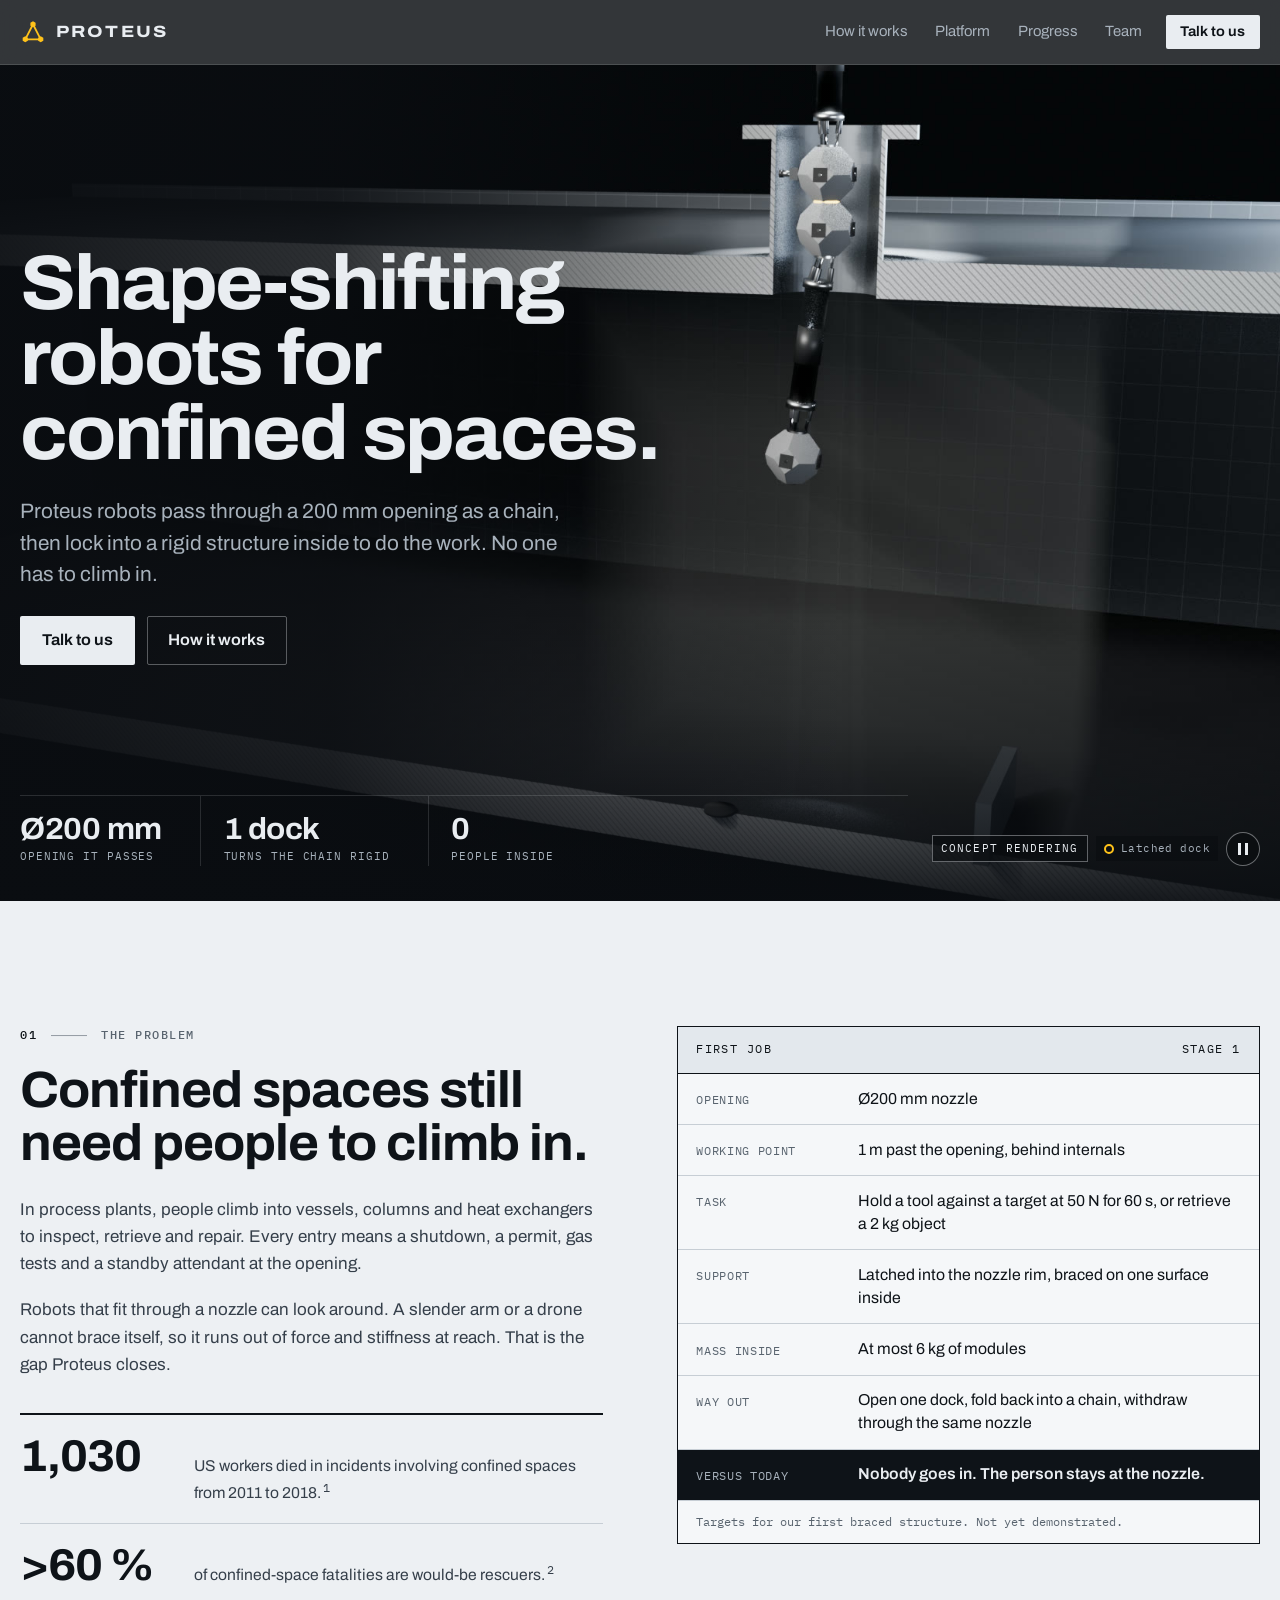
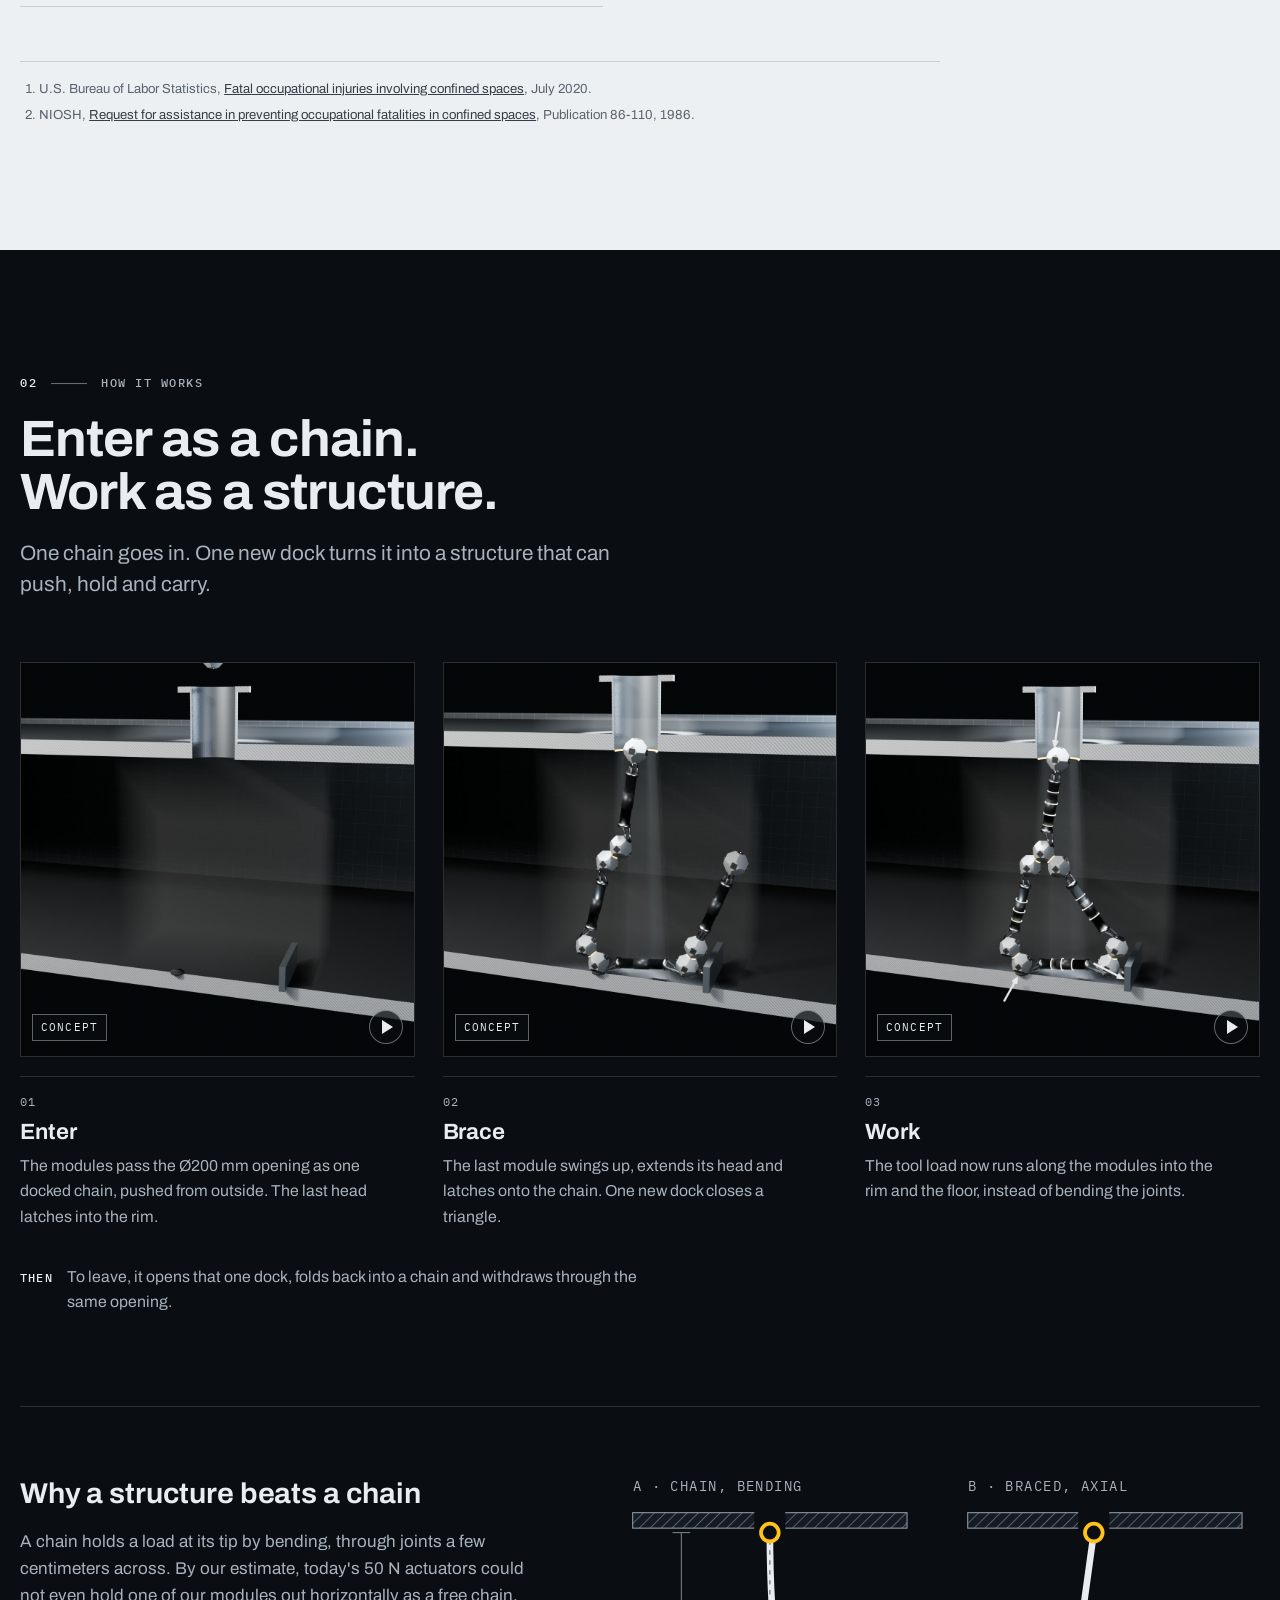
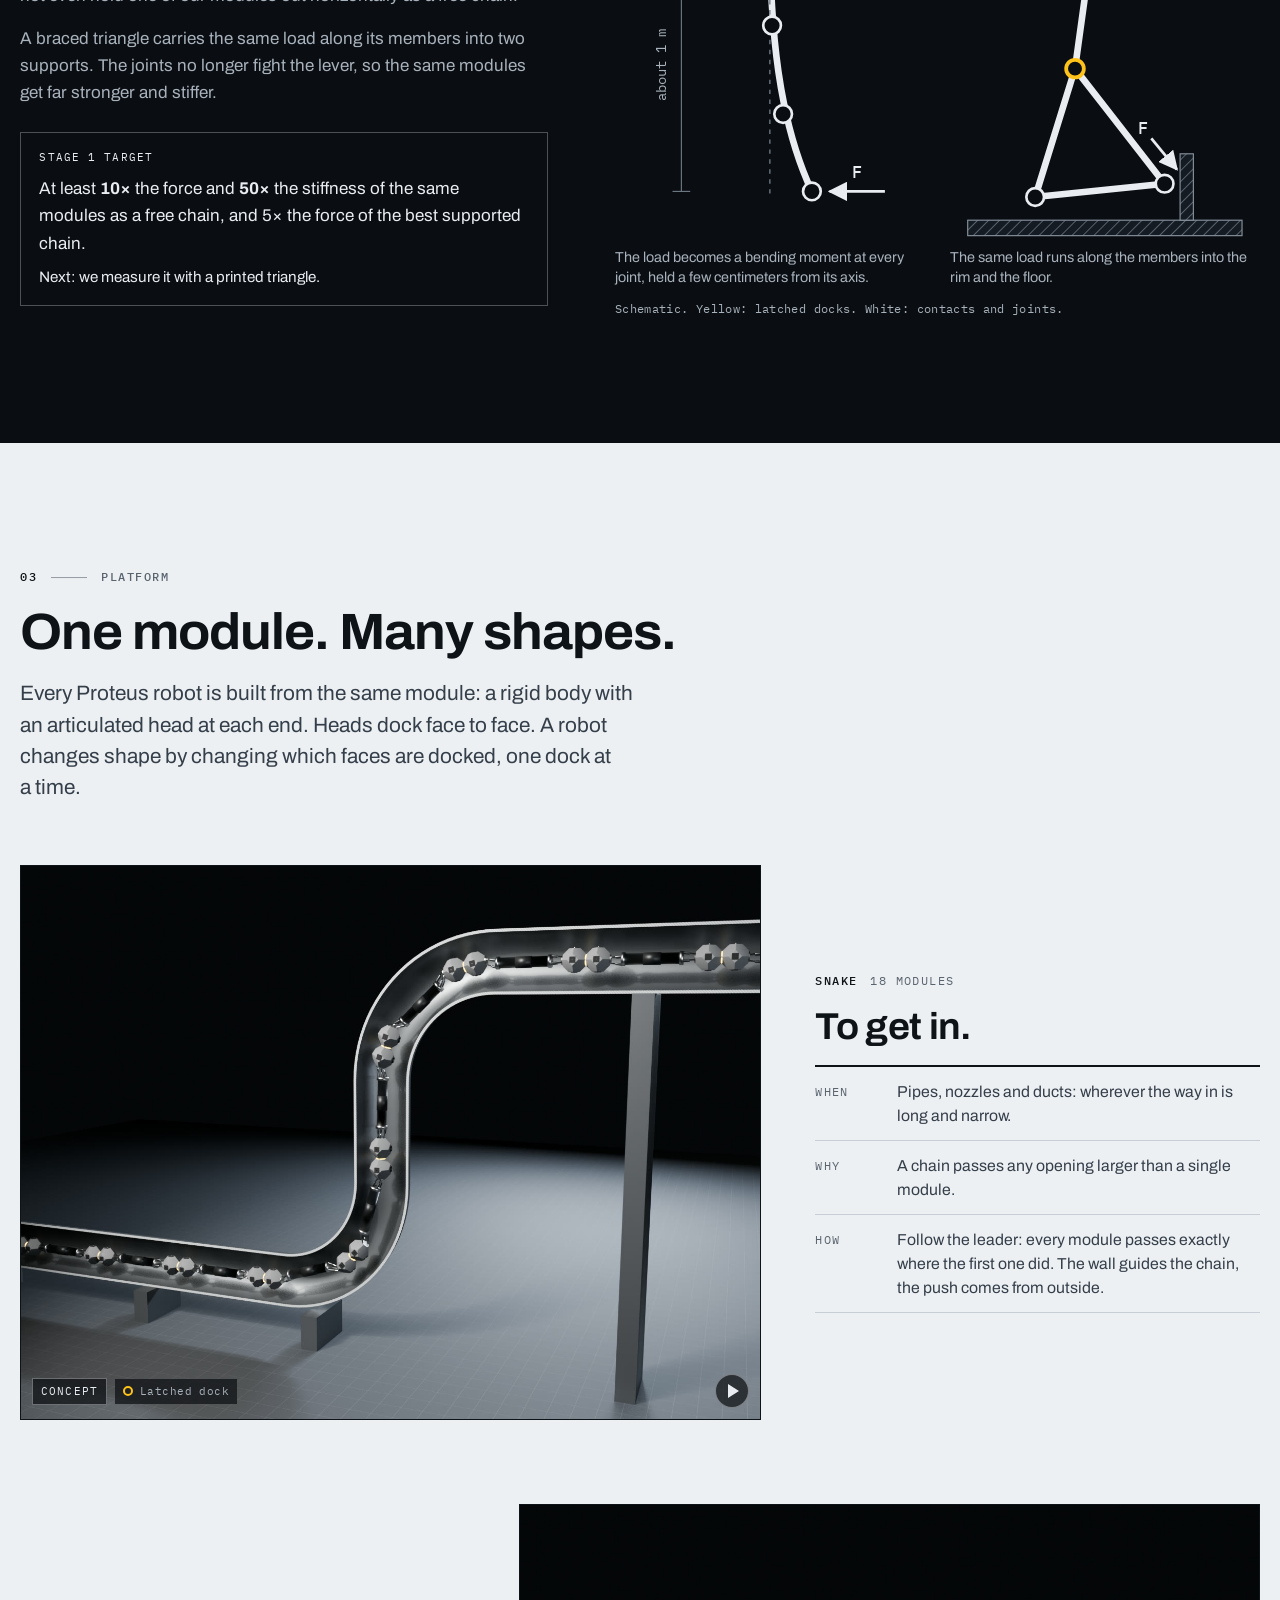
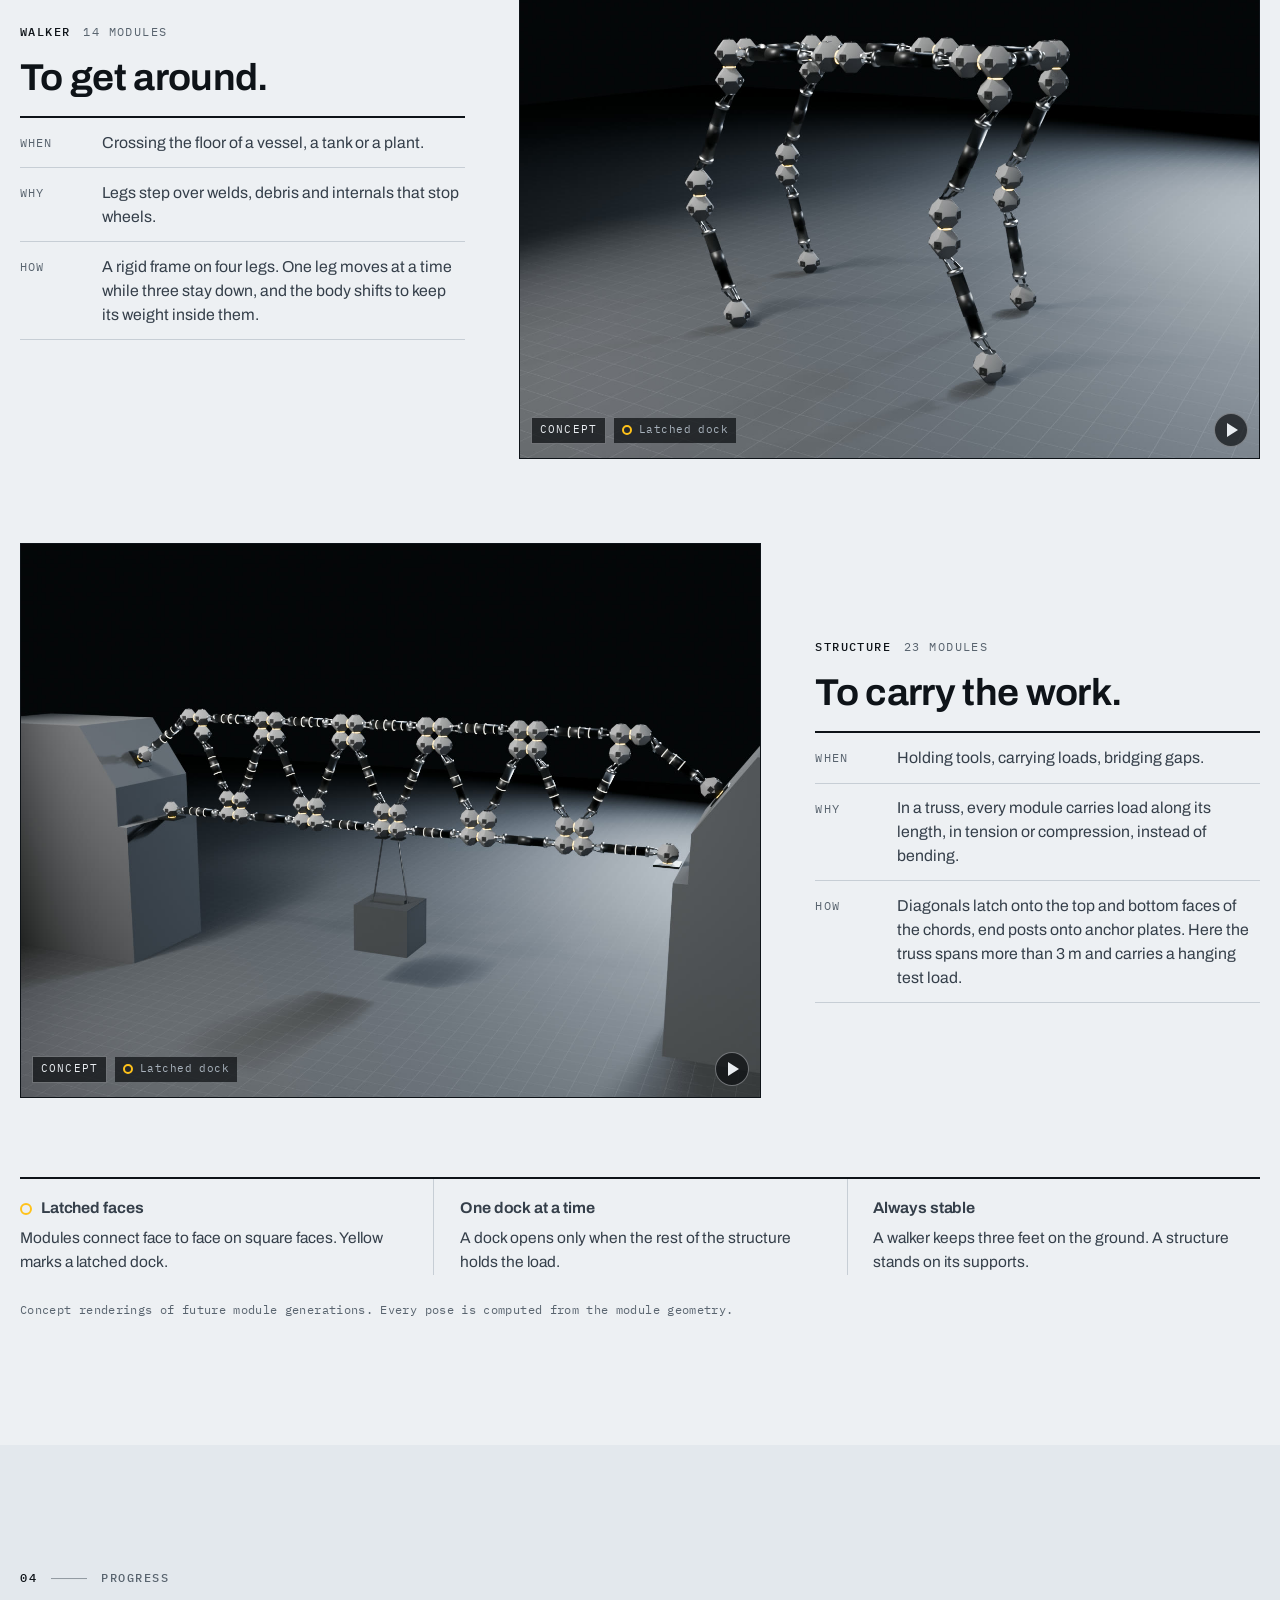
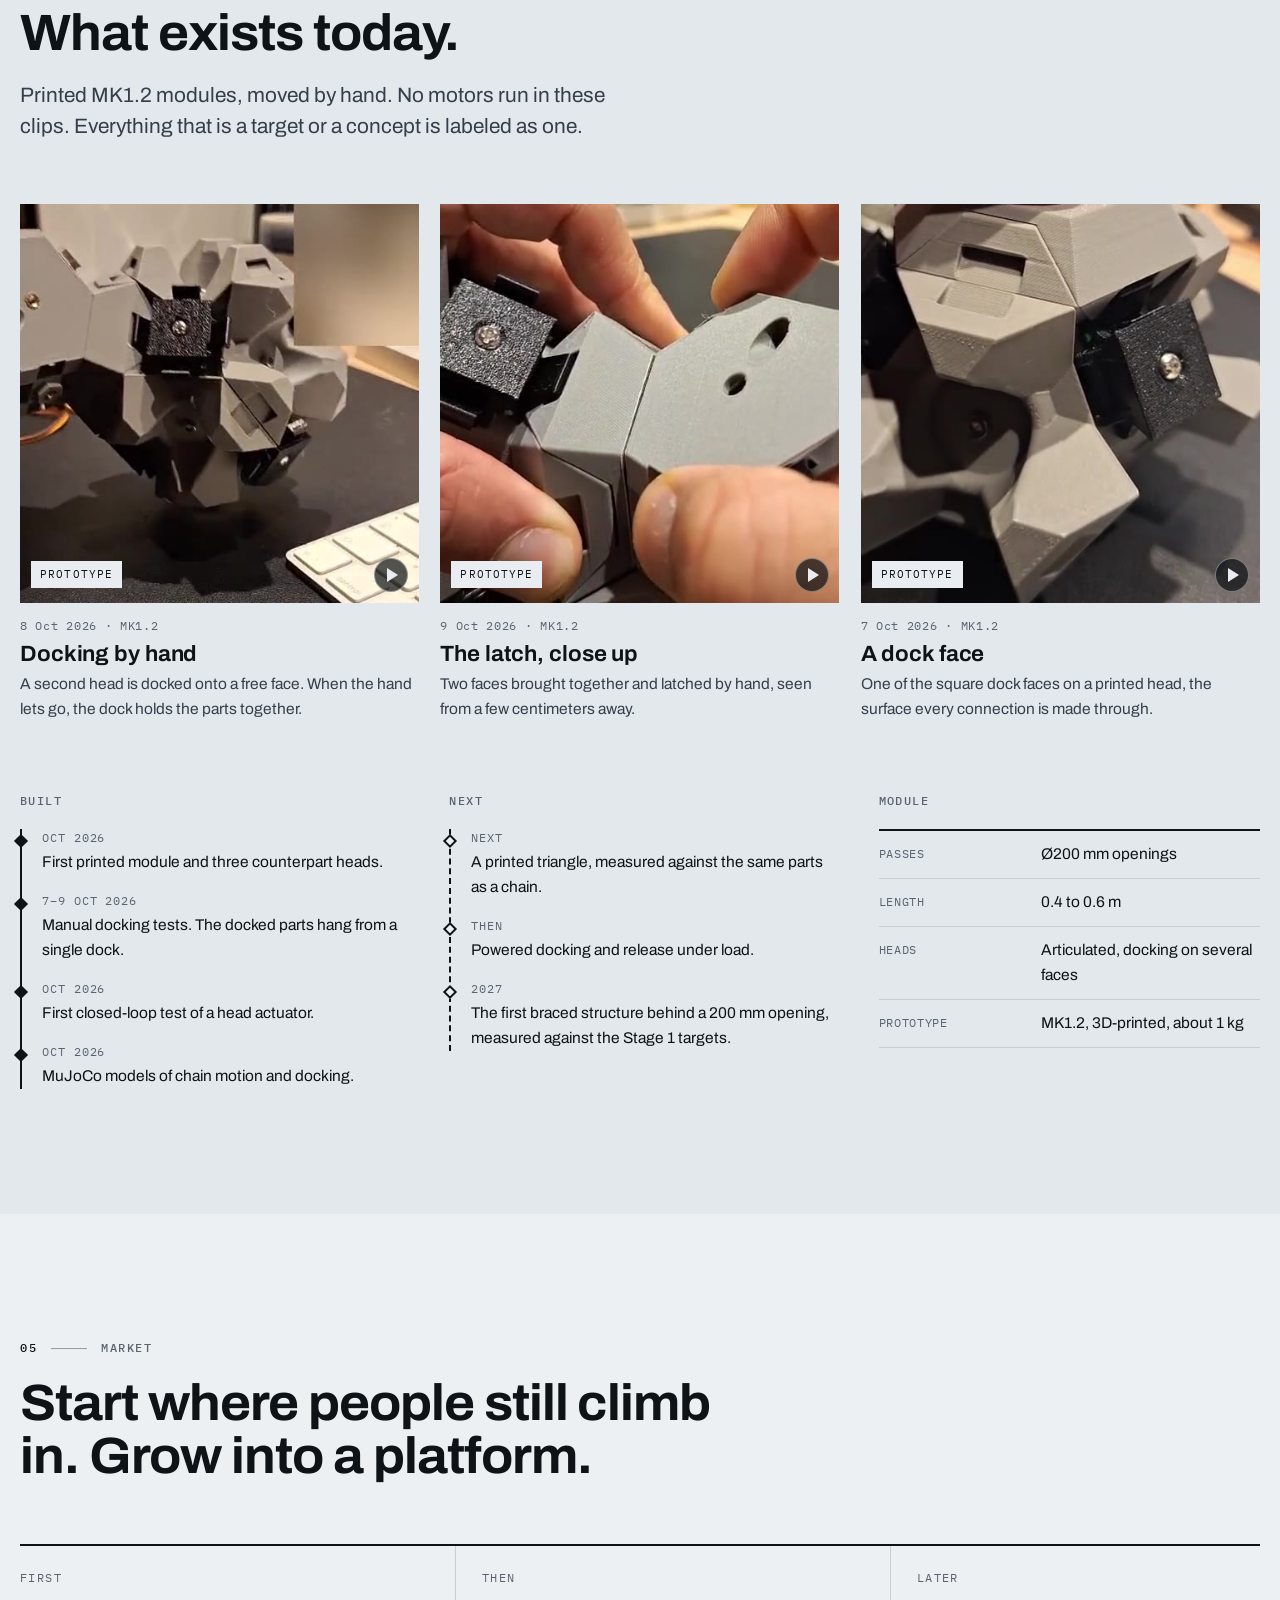
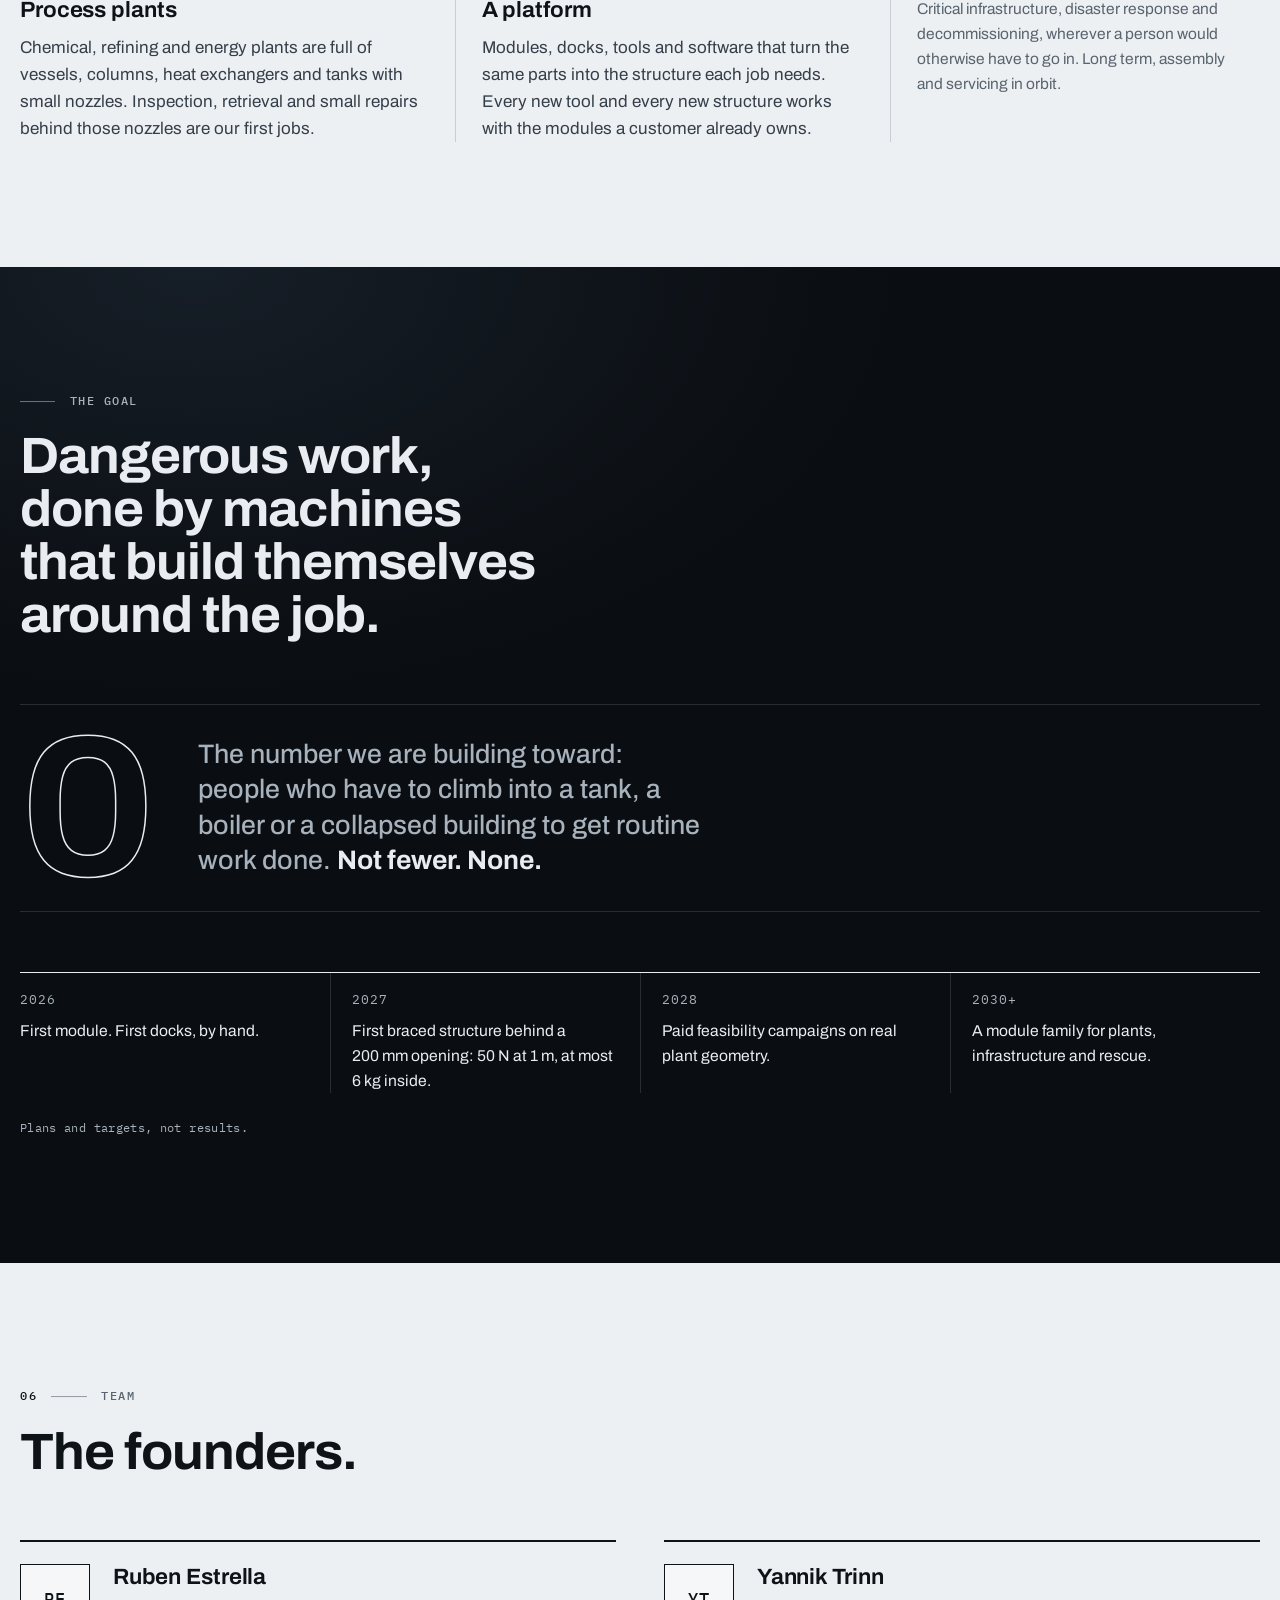
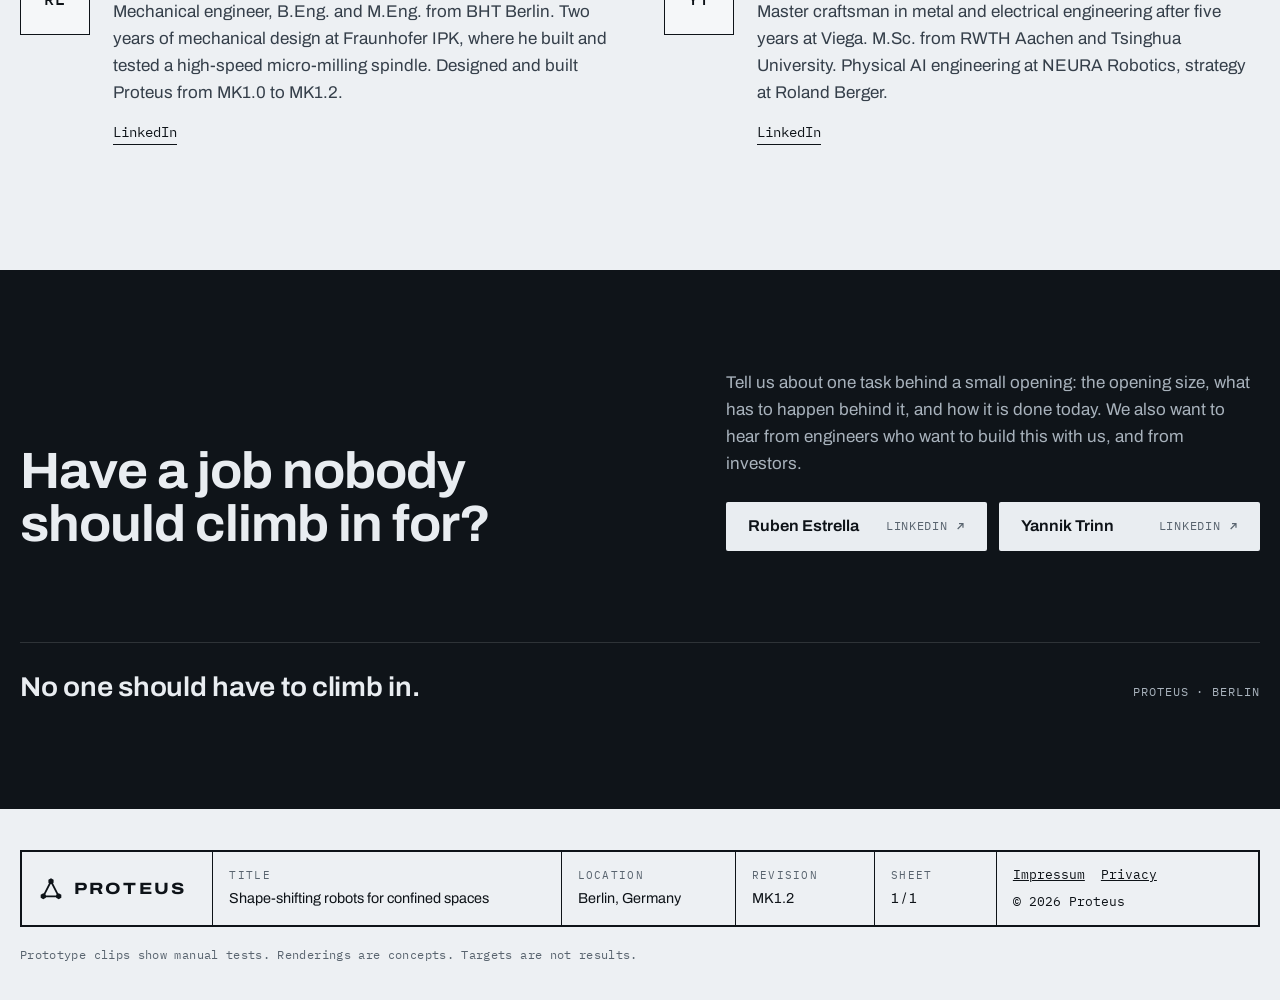
<file: index.html>
<!doctype html>
<html lang="en">
<head>
<meta charset="utf-8">
<meta name="viewport" content="width=device-width, initial-scale=1, viewport-fit=cover">
<title>Proteus</title>
<meta name="description" content="Proteus builds shape-shifting robots for confined spaces. They pass through a 200 mm opening as a chain, then lock into a rigid structure inside to do the work. No one has to climb in.">
<meta name="theme-color" content="#0a0d11">
<meta property="og:type" content="website">
<meta property="og:site_name" content="Proteus">
<meta property="og:title" content="Proteus · Shape-shifting robots for confined spaces">
<meta property="og:description" content="Robots that pass through a 200 mm opening as a chain, then lock into a rigid structure inside. No one has to climb in.">
<meta property="og:url" content="https://yatrinn.github.io/proteus_2/">
<meta property="og:image" content="https://yatrinn.github.io/proteus_2/assets/img/og.jpg">
<meta property="og:image:width" content="1200">
<meta property="og:image:height" content="630">
<meta name="twitter:card" content="summary_large_image">
<link rel="canonical" href="https://yatrinn.github.io/proteus_2/">
<link rel="icon" href="assets/img/favicon.svg" type="image/svg+xml">
<link rel="preload" href="assets/fonts/archivo-latin-wdth-normal.woff2" as="font" type="font/woff2" crossorigin>
<link rel="preload" href="assets/media/hero.jpg" as="image">
<link rel="stylesheet" href="assets/css/site.css">
<script>document.documentElement.classList.add('js');</script>
</head>
<body>
<a class="skip" href="#main">Skip to content</a>

<header class="nav" id="top">
  <div class="wrap nav__inner">
    <a class="brand" href="#top" aria-label="Proteus, back to top">
      <svg class="brand__mark" viewBox="0 0 32 32" aria-hidden="true"><path d="M16 6.5 6.5 25h19z" fill="none" stroke="currentColor" stroke-width="2.2" stroke-linejoin="round"/><path d="m16 2.8 3.2 1.85v3.7L16 10.2l-3.2-1.85v-3.7zM6.5 21.3l3.2 1.85v3.7L6.5 28.7l-3.2-1.85v-3.7zM25.5 21.3l3.2 1.85v3.7l-3.2 1.85-3.2-1.85v-3.7z" fill="currentColor"/></svg>
      <span class="brand__word">Proteus</span>
    </a>
    <nav class="nav__links" aria-label="Sections">
      <a href="#how">How it works</a>
      <a href="#platform">Platform</a>
      <a href="#progress">Progress</a>
      <a href="#team">Team</a>
    </nav>
    <a class="btn btn--small btn--light nav__cta" href="#contact">Talk to us</a>
    <button class="nav__menu" type="button" aria-expanded="false" aria-controls="mobile-menu"><span class="nav__menu-icon" aria-hidden="true"></span><span class="nav__menu-label">Menu</span></button>
  </div>
  <nav class="mobile-menu" id="mobile-menu" aria-label="Sections" hidden>
    <div class="wrap">
      <a href="#problem">The problem</a>
      <a href="#how">How it works</a>
      <a href="#platform">Platform</a>
      <a href="#progress">Progress</a>
      <a href="#market">Market</a>
      <a href="#team">Team</a>
      <a href="#contact">Talk to us</a>
    </div>
  </nav>
</header>

<main id="main">

<section class="hero" aria-labelledby="hero-title">
  <div class="hero__media">
    <video class="hero__video" id="hero-video" muted loop playsinline preload="auto" poster="assets/media/hero.jpg" data-still="assets/media/hero-still.jpg" aria-label="Concept rendering: a chain of Proteus modules passes a 200 mm nozzle into a vessel, latches into the rim, braces into a triangle on the floor, holds a tool against a target, then folds back and leaves." data-inview>
      <source src="assets/media/hero.mp4" type="video/mp4">
    </video>
    <div class="hero__shade" aria-hidden="true"></div>
  </div>
  <div class="wrap hero__copy">
    <h1 id="hero-title" class="display">Shape-shifting robots for confined spaces.</h1>
    <p class="lead">Proteus robots pass through a 200&nbsp;mm opening as a chain, then lock into a rigid structure inside to do the work. No one has to climb in.</p>
    <div class="hero__cta">
      <a class="btn btn--light" href="#contact">Talk to us</a>
      <a class="btn btn--ghost" href="#how">How it works</a>
    </div>
  </div>
  <div class="wrap hero__bottom">
    <dl class="facts">
      <div><dt>Opening it passes</dt><dd>Ø200&nbsp;mm</dd></div>
      <div><dt>Turns the chain rigid</dt><dd>1&nbsp;dock</dd></div>
      <div><dt>People inside</dt><dd>0</dd></div>
    </dl>
    <div class="hero__meta">
      <span class="badge">Concept rendering</span>
      <span class="legend"><i class="legend__latch" aria-hidden="true"></i>Latched dock</span>
      <button class="vbtn" type="button" data-video="hero-video" aria-pressed="false" aria-label="Pause video"><span aria-hidden="true"></span></button>
    </div>
  </div>
</section>

<section class="sec" id="problem" aria-labelledby="problem-title">
  <div class="wrap">
    <div class="problem">
      <div class="problem__text">
        <div class="head">
          <p class="eyebrow"><span class="eyebrow__n">01</span><span class="eyebrow__t">The problem</span></p>
          <h2 id="problem-title" class="h2">Confined spaces still need people to climb in.</h2>
        </div>
        <p class="body">In process plants, people climb into vessels, columns and heat exchangers to inspect, retrieve and repair. Every entry means a shutdown, a permit, gas tests and a standby attendant at the opening.</p>
        <p class="body">Robots that fit through a nozzle can look around. A slender arm or a drone cannot brace itself, so it runs out of force and stiffness at reach. That is the gap Proteus closes.</p>
        <dl class="stats">
          <div class="stat"><dt>1,030</dt><dd>US workers died in incidents involving confined spaces from 2011 to 2018.<sup><a href="#src-1" aria-label="Source 1">1</a></sup></dd></div>
          <div class="stat"><dt>&gt;60&nbsp;%</dt><dd>of confined-space fatalities are would-be rescuers.<sup><a href="#src-2" aria-label="Source 2">2</a></sup></dd></div>
        </dl>
      </div>
      <div class="spec reveal" role="group" aria-labelledby="spec-title">
        <p class="spec__title" id="spec-title"><span>First job</span><span>Stage&nbsp;1</span></p>
        <dl class="spec__rows">
          <div><dt>Opening</dt><dd>Ø200&nbsp;mm nozzle</dd></div>
          <div><dt>Working point</dt><dd>1&nbsp;m past the opening, behind internals</dd></div>
          <div><dt>Task</dt><dd>Hold a tool against a target at 50&nbsp;N for 60&nbsp;s, or retrieve a 2&nbsp;kg object</dd></div>
          <div><dt>Support</dt><dd>Latched into the nozzle rim, braced on one surface inside</dd></div>
          <div><dt>Mass inside</dt><dd>At most 6&nbsp;kg of modules</dd></div>
          <div><dt>Way out</dt><dd>Open one dock, fold back into a chain, withdraw through the same nozzle</dd></div>
          <div class="spec__key"><dt>Versus today</dt><dd>Nobody goes in. The person stays at the nozzle.</dd></div>
        </dl>
        <p class="spec__note">Targets for our first braced structure. Not yet demonstrated.</p>
      </div>
    </div>
    <ol class="sources">
      <li id="src-1">U.S. Bureau of Labor Statistics, <a href="https://www.bls.gov/iif/factsheets/fatal-occupational-injuries-confined-spaces-2011-19.htm" rel="noopener" target="_blank">Fatal occupational injuries involving confined spaces</a>, July 2020.</li>
      <li id="src-2">NIOSH, <a href="https://stacks.cdc.gov/view/cdc/209448" rel="noopener" target="_blank">Request for assistance in preventing occupational fatalities in confined spaces</a>, Publication 86-110, 1986.</li>
    </ol>
  </div>
</section>

<section class="sec sec--night" id="how" aria-labelledby="how-title">
  <div class="wrap">
    <div class="head">
      <p class="eyebrow"><span class="eyebrow__n">02</span><span class="eyebrow__t">How it works</span></p>
      <h2 id="how-title" class="h2">Enter as a chain. Work as a structure.</h2>
      <p class="lead">One chain goes in. One new dock turns it into a structure that can push, hold and carry.</p>
    </div>
    <ol class="steps">
      <li class="step reveal">
        <figure class="media media--sq">
          <video id="v-enter" muted loop playsinline preload="none" poster="assets/media/step-enter.jpg" aria-label="Concept rendering: the chain passes the nozzle and the last head latches into the rim." data-inview><source src="assets/media/step-enter.mp4" type="video/mp4"></video>
          <figcaption class="media__meta"><span class="badge">Concept</span><button class="vbtn" type="button" data-video="v-enter" aria-pressed="false" aria-label="Pause video"><span aria-hidden="true"></span></button></figcaption>
        </figure>
        <div class="step__text">
          <p class="step__n">01</p>
          <h3 class="h3">Enter</h3>
          <p>The modules pass the Ø200&nbsp;mm opening as one docked chain, pushed from outside. The last head latches into the rim.</p>
        </div>
      </li>
      <li class="step reveal">
        <figure class="media media--sq">
          <video id="v-brace" muted loop playsinline preload="none" poster="assets/media/step-brace.jpg" aria-label="Concept rendering: the last module swings up and latches onto the chain, closing a triangle." data-inview><source src="assets/media/step-brace.mp4" type="video/mp4"></video>
          <figcaption class="media__meta"><span class="badge">Concept</span><button class="vbtn" type="button" data-video="v-brace" aria-pressed="false" aria-label="Pause video"><span aria-hidden="true"></span></button></figcaption>
        </figure>
        <div class="step__text">
          <p class="step__n">02</p>
          <h3 class="h3">Brace</h3>
          <p>The last module swings up, extends its head and latches onto the chain. One new dock closes a triangle.</p>
        </div>
      </li>
      <li class="step reveal">
        <figure class="media media--sq">
          <video id="v-work" muted loop playsinline preload="none" poster="assets/media/step-work.jpg" aria-label="Concept rendering: the braced structure holds a tool against a target while the load runs along the modules." data-inview><source src="assets/media/step-work.mp4" type="video/mp4"></video>
          <figcaption class="media__meta"><span class="badge">Concept</span><button class="vbtn" type="button" data-video="v-work" aria-pressed="false" aria-label="Pause video"><span aria-hidden="true"></span></button></figcaption>
        </figure>
        <div class="step__text">
          <p class="step__n">03</p>
          <h3 class="h3">Work</h3>
          <p>The tool load now runs along the modules into the rim and the floor, instead of bending the joints.</p>
        </div>
      </li>
    </ol>
    <p class="leave"><b>Then</b><span>To leave, it opens that one dock, folds back into a chain and withdraws through the same opening.</span></p>

    <div class="why">
      <div class="why__text reveal">
        <h3 class="h3">Why a structure beats a chain</h3>
        <p>A chain holds a load at its tip by bending, through joints a few centimeters across. By our estimate, today's 50&nbsp;N actuators could not even hold one of our modules out horizontally as a free chain.</p>
        <p>A braced triangle carries the same load along its members into two supports. The joints no longer fight the lever, so the same modules get far stronger and stiffer.</p>
        <div class="target">
          <p class="target__k">Stage 1 target</p>
          <p>At least <strong>10×</strong> the force and <strong>50×</strong> the stiffness of the same modules as a free chain, and 5× the force of the best supported chain.</p>
          <p class="target__next">Next: we measure it with a printed triangle.</p>
        </div>
      </div>
      <figure class="diagram reveal">
        <div class="diagram__panels">
          <div class="diagram__panel">
            <svg viewBox="0 0 280 340" role="img" aria-labelledby="dia-a-title">
              <title id="dia-a-title">A chain hangs from the opening and bends under a sideways tool force.</title>
              <defs>
                <marker id="arrA" viewBox="0 0 10 10" refX="9" refY="5" markerWidth="7" markerHeight="7" orient="auto-start-reverse"><path d="M0 0 10 5 0 10z" fill="#e9edf1"/></marker>
                <pattern id="hatchA" width="7" height="7" patternUnits="userSpaceOnUse" patternTransform="rotate(45)"><rect width="7" height="7" fill="#151b22"/><line x1="0" y1="0" x2="0" y2="7" stroke="#6f7b87" stroke-width="1.3"/></pattern>
              </defs>
              <text x="16" y="24" class="dia-label">A · CHAIN, BENDING</text>
              <rect x="16" y="44" width="248" height="14" fill="url(#hatchA)" stroke="#8b96a2" stroke-width="1"/>
              <rect x="126" y="42" width="28" height="18" fill="#0a0d11"/>
              <path d="M140 60 C140 150 148 232 178 296" fill="none" stroke="#e9edf1" stroke-width="6" stroke-linecap="round"/>
              <path d="M140 60 L140 300" fill="none" stroke="#6f7b87" stroke-width="1.2" stroke-dasharray="4 5"/>
              <circle cx="140" cy="62" r="8" class="node node--latch"/><circle cx="142" cy="146" r="8" class="node"/><circle cx="152" cy="226" r="8" class="node"/><circle cx="178" cy="296" r="8" class="node"/>
              <line x1="244" y1="296" x2="194" y2="296" stroke="#e9edf1" stroke-width="2.5" marker-end="url(#arrA)"/>
              <text x="214" y="284" class="dia-small">F</text>
              <g class="dim"><line x1="60" y1="62" x2="60" y2="296"/><line x1="52" y1="62" x2="68" y2="62"/><line x1="52" y1="296" x2="68" y2="296"/><text x="46" y="182" transform="rotate(-90 46 182)">about 1 m</text></g>
            </svg>
            <p>The load becomes a bending moment at every joint, held a few centimeters from its axis.</p>
          </div>
          <div class="diagram__panel">
            <svg viewBox="0 0 280 340" role="img" aria-labelledby="dia-b-title">
              <title id="dia-b-title">The same modules form a triangle latched in the rim and supported on the floor; the tool force runs along the members.</title>
              <defs>
                <marker id="arrB" viewBox="0 0 10 10" refX="9" refY="5" markerWidth="7" markerHeight="7" orient="auto-start-reverse"><path d="M0 0 10 5 0 10z" fill="#e9edf1"/></marker>
                <pattern id="hatchB" width="7" height="7" patternUnits="userSpaceOnUse" patternTransform="rotate(45)"><rect width="7" height="7" fill="#151b22"/><line x1="0" y1="0" x2="0" y2="7" stroke="#6f7b87" stroke-width="1.3"/></pattern>
              </defs>
              <text x="16" y="24" class="dia-label">B · BRACED, AXIAL</text>
              <rect x="16" y="44" width="248" height="14" fill="url(#hatchB)" stroke="#8b96a2" stroke-width="1"/>
              <rect x="116" y="42" width="28" height="18" fill="#0a0d11"/>
              <rect x="16" y="322" width="248" height="14" fill="url(#hatchB)" stroke="#8b96a2" stroke-width="1"/>
              <rect x="208" y="262" width="12" height="60" fill="url(#hatchB)" stroke="#8b96a2" stroke-width="1"/>
              <line x1="130" y1="62" x2="113" y2="185" class="member"/>
              <line x1="113" y1="185" x2="77" y2="301" class="member"/>
              <line x1="77" y1="301" x2="194" y2="289" class="member"/>
              <line x1="194" y1="289" x2="113" y2="185" class="member"/>
              <circle cx="130" cy="62" r="8" class="node node--latch"/><circle cx="113" cy="185" r="8" class="node node--latch"/><circle cx="77" cy="301" r="8" class="node"/><circle cx="194" cy="289" r="8" class="node"/>
              <line x1="182" y1="248" x2="205" y2="276" stroke="#e9edf1" stroke-width="2.5" marker-end="url(#arrB)"/>
              <text x="170" y="244" class="dia-small">F</text>
            </svg>
            <p>The same load runs along the members into the rim and the floor.</p>
          </div>
        </div>
        <figcaption>Schematic. Yellow: latched docks. White: contacts and joints.</figcaption>
      </figure>
    </div>
  </div>
</section>

<section class="sec" id="platform" aria-labelledby="platform-title">
  <div class="wrap">
    <div class="head">
      <p class="eyebrow"><span class="eyebrow__n">03</span><span class="eyebrow__t">Platform</span></p>
      <h2 id="platform-title" class="h2">One module. Many shapes.</h2>
      <p class="lead">Every Proteus robot is built from the same module: a rigid body with an articulated head at each end. Heads dock face to face. A robot changes shape by changing which faces are docked, one dock at a time.</p>
    </div>
    <div class="shapes">
      <article class="shape" aria-labelledby="shape-snake">
        <figure class="media media--43 reveal">
          <video id="v-snake" muted loop playsinline preload="none" poster="assets/media/shape-snake.jpg" aria-label="Concept rendering: a chain of 18 modules travels through a cut-away pipe with two elbows and a vertical riser." data-inview><source src="assets/media/shape-snake.mp4" type="video/mp4"></video>
          <figcaption class="media__meta"><span class="badge">Concept</span><span class="legend"><i class="legend__latch" aria-hidden="true"></i>Latched dock</span><button class="vbtn" type="button" data-video="v-snake" aria-pressed="false" aria-label="Pause video"><span aria-hidden="true"></span></button></figcaption>
        </figure>
        <div class="shape__text">
          <p class="shape__k"><b>Snake</b><span>18 modules</span></p>
          <h3 class="h3 shape__title" id="shape-snake">To get in.</h3>
          <dl class="wwh">
            <div><dt>When</dt><dd>Pipes, nozzles and ducts: wherever the way in is long and narrow.</dd></div>
            <div><dt>Why</dt><dd>A chain passes any opening larger than a single module.</dd></div>
            <div><dt>How</dt><dd>Follow the leader: every module passes exactly where the first one did. The wall guides the chain, the push comes from outside.</dd></div>
          </dl>
        </div>
      </article>
      <article class="shape" aria-labelledby="shape-walker">
        <figure class="media media--43 reveal">
          <video id="v-walker" muted loop playsinline preload="none" poster="assets/media/shape-walker.jpg" aria-label="Concept rendering: 14 modules form a four-legged walker that lifts one leg at a time." data-inview><source src="assets/media/shape-walker.mp4" type="video/mp4"></video>
          <figcaption class="media__meta"><span class="badge">Concept</span><span class="legend"><i class="legend__latch" aria-hidden="true"></i>Latched dock</span><button class="vbtn" type="button" data-video="v-walker" aria-pressed="false" aria-label="Pause video"><span aria-hidden="true"></span></button></figcaption>
        </figure>
        <div class="shape__text">
          <p class="shape__k"><b>Walker</b><span>14 modules</span></p>
          <h3 class="h3 shape__title" id="shape-walker">To get around.</h3>
          <dl class="wwh">
            <div><dt>When</dt><dd>Crossing the floor of a vessel, a tank or a plant.</dd></div>
            <div><dt>Why</dt><dd>Legs step over welds, debris and internals that stop wheels.</dd></div>
            <div><dt>How</dt><dd>A rigid frame on four legs. One leg moves at a time while three stay down, and the body shifts to keep its weight inside them.</dd></div>
          </dl>
        </div>
      </article>
      <article class="shape" aria-labelledby="shape-structure">
        <figure class="media media--43 reveal">
          <video id="v-bridge" muted loop playsinline preload="none" poster="assets/media/shape-bridge.jpg" aria-label="Concept rendering: 23 modules form a truss bridge between two abutments and carry a hanging test load; pulses show the load path." data-inview><source src="assets/media/shape-bridge.mp4" type="video/mp4"></video>
          <figcaption class="media__meta"><span class="badge">Concept</span><span class="legend"><i class="legend__latch" aria-hidden="true"></i>Latched dock</span><button class="vbtn" type="button" data-video="v-bridge" aria-pressed="false" aria-label="Pause video"><span aria-hidden="true"></span></button></figcaption>
        </figure>
        <div class="shape__text">
          <p class="shape__k"><b>Structure</b><span>23 modules</span></p>
          <h3 class="h3 shape__title" id="shape-structure">To carry the work.</h3>
          <dl class="wwh">
            <div><dt>When</dt><dd>Holding tools, carrying loads, bridging gaps.</dd></div>
            <div><dt>Why</dt><dd>In a truss, every module carries load along its length, in tension or compression, instead of bending.</dd></div>
            <div><dt>How</dt><dd>Diagonals latch onto the top and bottom faces of the chords, end posts onto anchor plates. Here the truss spans more than 3&nbsp;m and carries a hanging test load.</dd></div>
          </dl>
        </div>
      </article>
    </div>
    <ul class="rules">
      <li><p class="h3 rules__k"><i class="legend__latch" aria-hidden="true"></i>Latched faces</p><p>Modules connect face to face on square faces. Yellow marks a latched dock.</p></li>
      <li><p class="h3">One dock at a time</p><p>A dock opens only when the rest of the structure holds the load.</p></li>
      <li><p class="h3">Always stable</p><p>A walker keeps three feet on the ground. A structure stands on its supports.</p></li>
    </ul>
    <p class="fineprint note">Concept renderings of future module generations. Every pose is computed from the module geometry.</p>
  </div>
</section>

<section class="sec sec--alt" id="progress" aria-labelledby="progress-title">
  <div class="wrap">
    <div class="head">
      <p class="eyebrow"><span class="eyebrow__n">04</span><span class="eyebrow__t">Progress</span></p>
      <h2 id="progress-title" class="h2">What exists today.</h2>
      <p class="lead">Printed MK1.2 modules, moved by hand. No motors run in these clips. Everything that is a target or a concept is labeled as one.</p>
    </div>
    <ul class="clips">
      <li class="clip reveal">
        <figure class="media media--sq">
          <video id="v-dock" muted loop playsinline preload="none" poster="assets/media/prototype-docking.jpg" aria-label="Prototype footage: a second printed head is docked onto a free face by hand." data-inview><source src="assets/media/prototype-docking.mp4" type="video/mp4"></video>
          <figcaption class="media__meta"><span class="badge badge--proto">Prototype</span><button class="vbtn" type="button" data-video="v-dock" aria-pressed="false" aria-label="Pause video"><span aria-hidden="true"></span></button></figcaption>
        </figure>
        <div class="clip__text">
          <p class="clip__meta">8 Oct 2026 · MK1.2</p>
          <h3 class="h3">Docking by hand</h3>
          <p>A second head is docked onto a free face. When the hand lets go, the dock holds the parts together.</p>
        </div>
      </li>
      <li class="clip reveal">
        <figure class="media media--sq">
          <video id="v-latch" muted loop playsinline preload="none" poster="assets/media/prototype-latch.jpg" aria-label="Prototype footage: two faces brought together and latched by hand, close up." data-inview><source src="assets/media/prototype-latch.mp4" type="video/mp4"></video>
          <figcaption class="media__meta"><span class="badge badge--proto">Prototype</span><button class="vbtn" type="button" data-video="v-latch" aria-pressed="false" aria-label="Pause video"><span aria-hidden="true"></span></button></figcaption>
        </figure>
        <div class="clip__text">
          <p class="clip__meta">9 Oct 2026 · MK1.2</p>
          <h3 class="h3">The latch, close up</h3>
          <p>Two faces brought together and latched by hand, seen from a few centimeters away.</p>
        </div>
      </li>
      <li class="clip reveal">
        <figure class="media media--sq">
          <video id="v-face" muted loop playsinline preload="none" poster="assets/media/prototype-face.jpg" aria-label="Prototype footage: one of the square dock faces on a printed head." data-inview><source src="assets/media/prototype-face.mp4" type="video/mp4"></video>
          <figcaption class="media__meta"><span class="badge badge--proto">Prototype</span><button class="vbtn" type="button" data-video="v-face" aria-pressed="false" aria-label="Pause video"><span aria-hidden="true"></span></button></figcaption>
        </figure>
        <div class="clip__text">
          <p class="clip__meta">7 Oct 2026 · MK1.2</p>
          <h3 class="h3">A dock face</h3>
          <p>One of the square dock faces on a printed head, the surface every connection is made through.</p>
        </div>
      </li>
    </ul>
    <div class="record">
      <div class="reveal">
        <h3 class="record__h">Built</h3>
        <ol class="timeline">
          <li><time>Oct 2026</time><p>First printed module and three counterpart heads.</p></li>
          <li><time>7–9 Oct 2026</time><p>Manual docking tests. The docked parts hang from a single dock.</p></li>
          <li><time>Oct 2026</time><p>First closed-loop test of a head actuator.</p></li>
          <li><time>Oct 2026</time><p>MuJoCo models of chain motion and docking.</p></li>
        </ol>
      </div>
      <div class="reveal">
        <h3 class="record__h">Next</h3>
        <ol class="timeline timeline--next">
          <li><time>Next</time><p>A printed triangle, measured against the same parts as a chain.</p></li>
          <li><time>Then</time><p>Powered docking and release under load.</p></li>
          <li><time>2027</time><p>The first braced structure behind a 200&nbsp;mm opening, measured against the Stage&nbsp;1 targets.</p></li>
        </ol>
      </div>
      <div class="reveal">
        <h3 class="record__h">Module</h3>
        <dl class="specs">
          <div><dt>Passes</dt><dd>Ø200&nbsp;mm openings</dd></div>
          <div><dt>Length</dt><dd>0.4 to 0.6&nbsp;m</dd></div>
          <div><dt>Heads</dt><dd>Articulated, docking on several faces</dd></div>
          <div><dt>Prototype</dt><dd>MK1.2, 3D-printed, about 1&nbsp;kg</dd></div>
        </dl>
      </div>
    </div>
  </div>
</section>

<section class="sec" id="market" aria-labelledby="market-title">
  <div class="wrap">
    <div class="head">
      <p class="eyebrow"><span class="eyebrow__n">05</span><span class="eyebrow__t">Market</span></p>
      <h2 id="market-title" class="h2">Start where people still climb in. Grow into a platform.</h2>
    </div>
    <div class="market">
      <article class="market__item reveal">
        <p class="market__k">First</p>
        <h3 class="h3">Process plants</h3>
        <p>Chemical, refining and energy plants are full of vessels, columns, heat exchangers and tanks with small nozzles. Inspection, retrieval and small repairs behind those nozzles are our first jobs.</p>
      </article>
      <article class="market__item reveal">
        <p class="market__k">Then</p>
        <h3 class="h3">A platform</h3>
        <p>Modules, docks, tools and software that turn the same parts into the structure each job needs. Every new tool and every new structure works with the modules a customer already owns.</p>
      </article>
      <article class="market__item market__item--later reveal">
        <p class="market__k">Later</p>
        <p>Critical infrastructure, disaster response and decommissioning, wherever a person would otherwise have to go in. Long term, assembly and servicing in orbit.</p>
      </article>
    </div>
  </div>
</section>

<section class="sec sec--night vision" id="vision" aria-labelledby="vision-title">
  <div class="wrap">
    <div class="head">
      <p class="eyebrow"><span class="eyebrow__t">The goal</span></p>
      <h2 id="vision-title" class="h2">Dangerous work, done by machines that build themselves around the job.</h2>
    </div>
    <div class="zero">
      <p class="zero__num" aria-hidden="true">0</p>
      <p class="zero__text">The number we are building toward: people who have to climb into a tank, a boiler or a collapsed building to get routine work done. <strong>Not fewer. None.</strong></p>
    </div>
    <ol class="roadmap">
      <li><span>2026</span><p>First module. First docks, by hand.</p></li>
      <li><span>2027</span><p>First braced structure behind a 200&nbsp;mm opening: 50&nbsp;N at 1&nbsp;m, at most 6&nbsp;kg inside.</p></li>
      <li><span>2028</span><p>Paid feasibility campaigns on real plant geometry.</p></li>
      <li><span>2030+</span><p>A module family for plants, infrastructure and rescue.</p></li>
    </ol>
    <p class="fineprint">Plans and targets, not results.</p>
  </div>
</section>

<section class="sec" id="team" aria-labelledby="team-title">
  <div class="wrap">
    <div class="head">
      <p class="eyebrow"><span class="eyebrow__n">06</span><span class="eyebrow__t">Team</span></p>
      <h2 id="team-title" class="h2">The founders.</h2>
    </div>
    <ul class="team">
      <li class="person reveal">
        <span class="person__mono" aria-hidden="true">RE</span>
        <h3 class="h3">Ruben Estrella</h3>
        <p>Mechanical engineer, B.Eng. and M.Eng. from BHT Berlin. Two years of mechanical design at Fraunhofer IPK, where he built and tested a high-speed micro-milling spindle. Designed and built Proteus from MK1.0 to MK1.2.</p>
        <a class="link" href="https://www.linkedin.com/in/ruben-estrella/" rel="noopener" target="_blank">LinkedIn</a>
      </li>
      <li class="person reveal">
        <span class="person__mono" aria-hidden="true">YT</span>
        <h3 class="h3">Yannik Trinn</h3>
        <p>Master craftsman in metal and electrical engineering after five years at Viega. M.Sc. from RWTH Aachen and Tsinghua University. Physical AI engineering at NEURA Robotics, strategy at Roland Berger.</p>
        <a class="link" href="https://www.linkedin.com/in/yannik-trinn/" rel="noopener" target="_blank">LinkedIn</a>
      </li>
    </ul>
  </div>
</section>

<section class="contact" id="contact" aria-labelledby="contact-title">
  <div class="wrap">
    <div class="contact__inner">
      <h2 id="contact-title" class="h2">Have a job nobody should climb in for?</h2>
      <div class="contact__side">
        <p>Tell us about one task behind a small opening: the opening size, what has to happen behind it, and how it is done today. We also want to hear from engineers who want to build this with us, and from investors.</p>
        <div class="contact__cta">
          <a class="btn btn--light" href="https://www.linkedin.com/in/ruben-estrella/" rel="noopener" target="_blank"><span>Ruben Estrella</span><span class="btn__aux">LinkedIn<svg class="btn__arrow" viewBox="0 0 16 16" aria-hidden="true"><path d="M4 12 12 4M6 4h6v6" fill="none" stroke="currentColor" stroke-width="1.8"/></svg></span></a>
          <a class="btn btn--light" href="https://www.linkedin.com/in/yannik-trinn/" rel="noopener" target="_blank"><span>Yannik Trinn</span><span class="btn__aux">LinkedIn<svg class="btn__arrow" viewBox="0 0 16 16" aria-hidden="true"><path d="M4 12 12 4M6 4h6v6" fill="none" stroke="currentColor" stroke-width="1.8"/></svg></span></a>
        </div>
      </div>
    </div>
    <div class="signoff">
      <p>No one should have to climb in.</p>
      <p class="fineprint">Proteus · Berlin</p>
    </div>
  </div>
</section>

</main>

<footer class="foot">
  <div class="wrap">
    <div class="titleblock" role="contentinfo">
      <div class="tb tb--brand">
        <svg class="brand__mark" viewBox="0 0 32 32" aria-hidden="true"><path d="M16 6.5 6.5 25h19z" fill="none" stroke="currentColor" stroke-width="2.2" stroke-linejoin="round"/><path d="m16 2.8 3.2 1.85v3.7L16 10.2l-3.2-1.85v-3.7zM6.5 21.3l3.2 1.85v3.7L6.5 28.7l-3.2-1.85v-3.7zM25.5 21.3l3.2 1.85v3.7l-3.2 1.85-3.2-1.85v-3.7z" fill="currentColor"/></svg>
        <span class="brand__word">Proteus</span>
      </div>
      <div class="tb tb--title"><span class="tb__k">Title</span><span>Shape-shifting robots for confined spaces</span></div>
      <div class="tb"><span class="tb__k">Location</span><span>Berlin, Germany</span></div>
      <div class="tb"><span class="tb__k">Revision</span><span>MK1.2</span></div>
      <div class="tb"><span class="tb__k">Sheet</span><span>1 / 1</span></div>
      <div class="tb tb--links"><a href="impressum.html">Impressum</a><a href="privacy.html">Privacy</a><span>© 2026 Proteus</span></div>
    </div>
    <p class="fineprint">Prototype clips show manual tests. Renderings are concepts. Targets are not results.</p>
  </div>
</footer>

<script src="assets/js/main.js" defer></script>
</body>
</html>
</file>
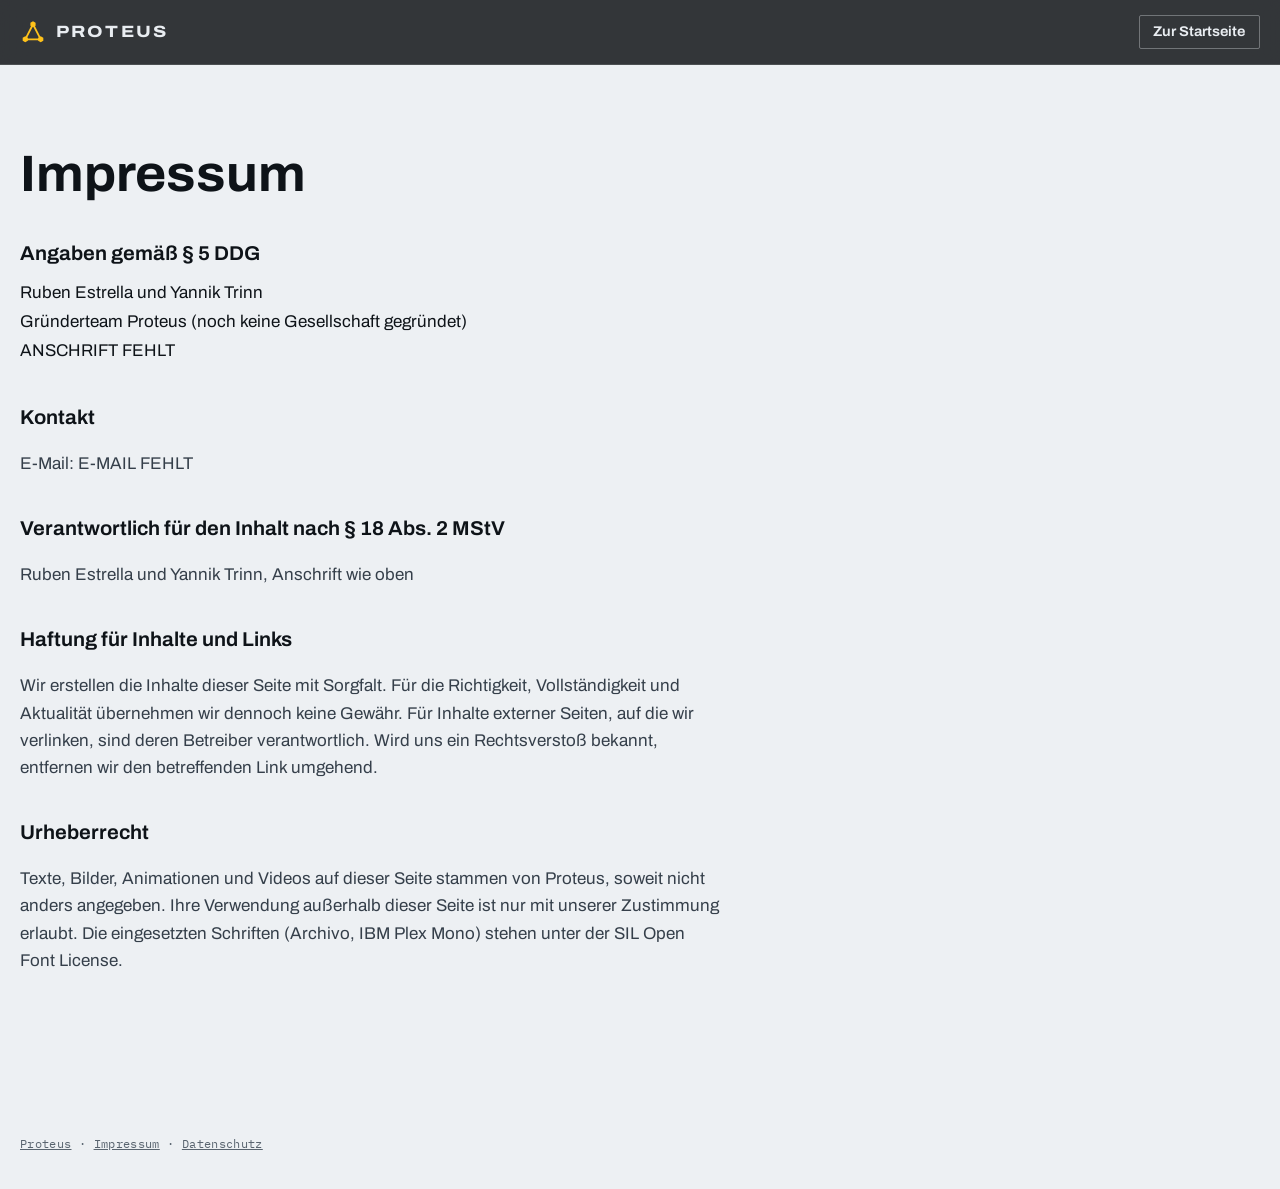
<file: impressum.html>
<!doctype html>
<html lang="de">
<head>
<meta charset="utf-8">
<meta name="viewport" content="width=device-width, initial-scale=1, viewport-fit=cover">
<title>Impressum · Proteus</title>
<meta name="robots" content="noindex">
<link rel="icon" href="assets/img/favicon.svg" type="image/svg+xml">
<link rel="stylesheet" href="assets/css/site.css">
</head>
<body>
<header class="nav">
  <div class="wrap nav__inner">
    <a class="brand" href="index.html" aria-label="Proteus, zur Startseite">
      <svg class="brand__mark" viewBox="0 0 32 32" aria-hidden="true"><path d="M16 6.5 6.5 25h19z" fill="none" stroke="currentColor" stroke-width="2.2" stroke-linejoin="round"/><path d="m16 2.8 3.2 1.85v3.7L16 10.2l-3.2-1.85v-3.7zM6.5 21.3l3.2 1.85v3.7L6.5 28.7l-3.2-1.85v-3.7zM25.5 21.3l3.2 1.85v3.7l-3.2 1.85-3.2-1.85v-3.7z" fill="currentColor"/></svg>
      <span class="brand__word">Proteus</span>
    </a>
    <a class="btn btn--small btn--ghost" href="index.html" style="margin-left:auto">Zur Startseite</a>
  </div>
</header>
<main class="page">
  <div class="wrap">
    <h1>Impressum</h1>
    <h2>Angaben gemäß § 5 DDG</h2>
    <address>
      Ruben Estrella und Yannik Trinn<br>
      Gründerteam Proteus (noch keine Gesellschaft gegründet)<br>
      <span data-todo="anschrift">ANSCHRIFT FEHLT</span>
    </address>
    <h2>Kontakt</h2>
    <p>E-Mail: <span data-todo="email">E-MAIL FEHLT</span></p>
    <h2>Verantwortlich für den Inhalt nach § 18 Abs. 2 MStV</h2>
    <p>Ruben Estrella und Yannik Trinn, Anschrift wie oben</p>
    <h2>Haftung für Inhalte und Links</h2>
    <p>Wir erstellen die Inhalte dieser Seite mit Sorgfalt. Für die Richtigkeit, Vollständigkeit und Aktualität übernehmen wir dennoch keine Gewähr. Für Inhalte externer Seiten, auf die wir verlinken, sind deren Betreiber verantwortlich. Wird uns ein Rechtsverstoß bekannt, entfernen wir den betreffenden Link umgehend.</p>
    <h2>Urheberrecht</h2>
    <p>Texte, Bilder, Animationen und Videos auf dieser Seite stammen von Proteus, soweit nicht anders angegeben. Ihre Verwendung außerhalb dieser Seite ist nur mit unserer Zustimmung erlaubt. Die eingesetzten Schriften (Archivo, IBM Plex Mono) stehen unter der SIL Open Font License.</p>
  </div>
</main>
<footer class="foot">
  <div class="wrap">
    <p class="fineprint mono"><a href="index.html">Proteus</a> · <a href="impressum.html">Impressum</a> · <a href="privacy.html">Datenschutz</a></p>
  </div>
</footer>
</body>
</html>
</file>
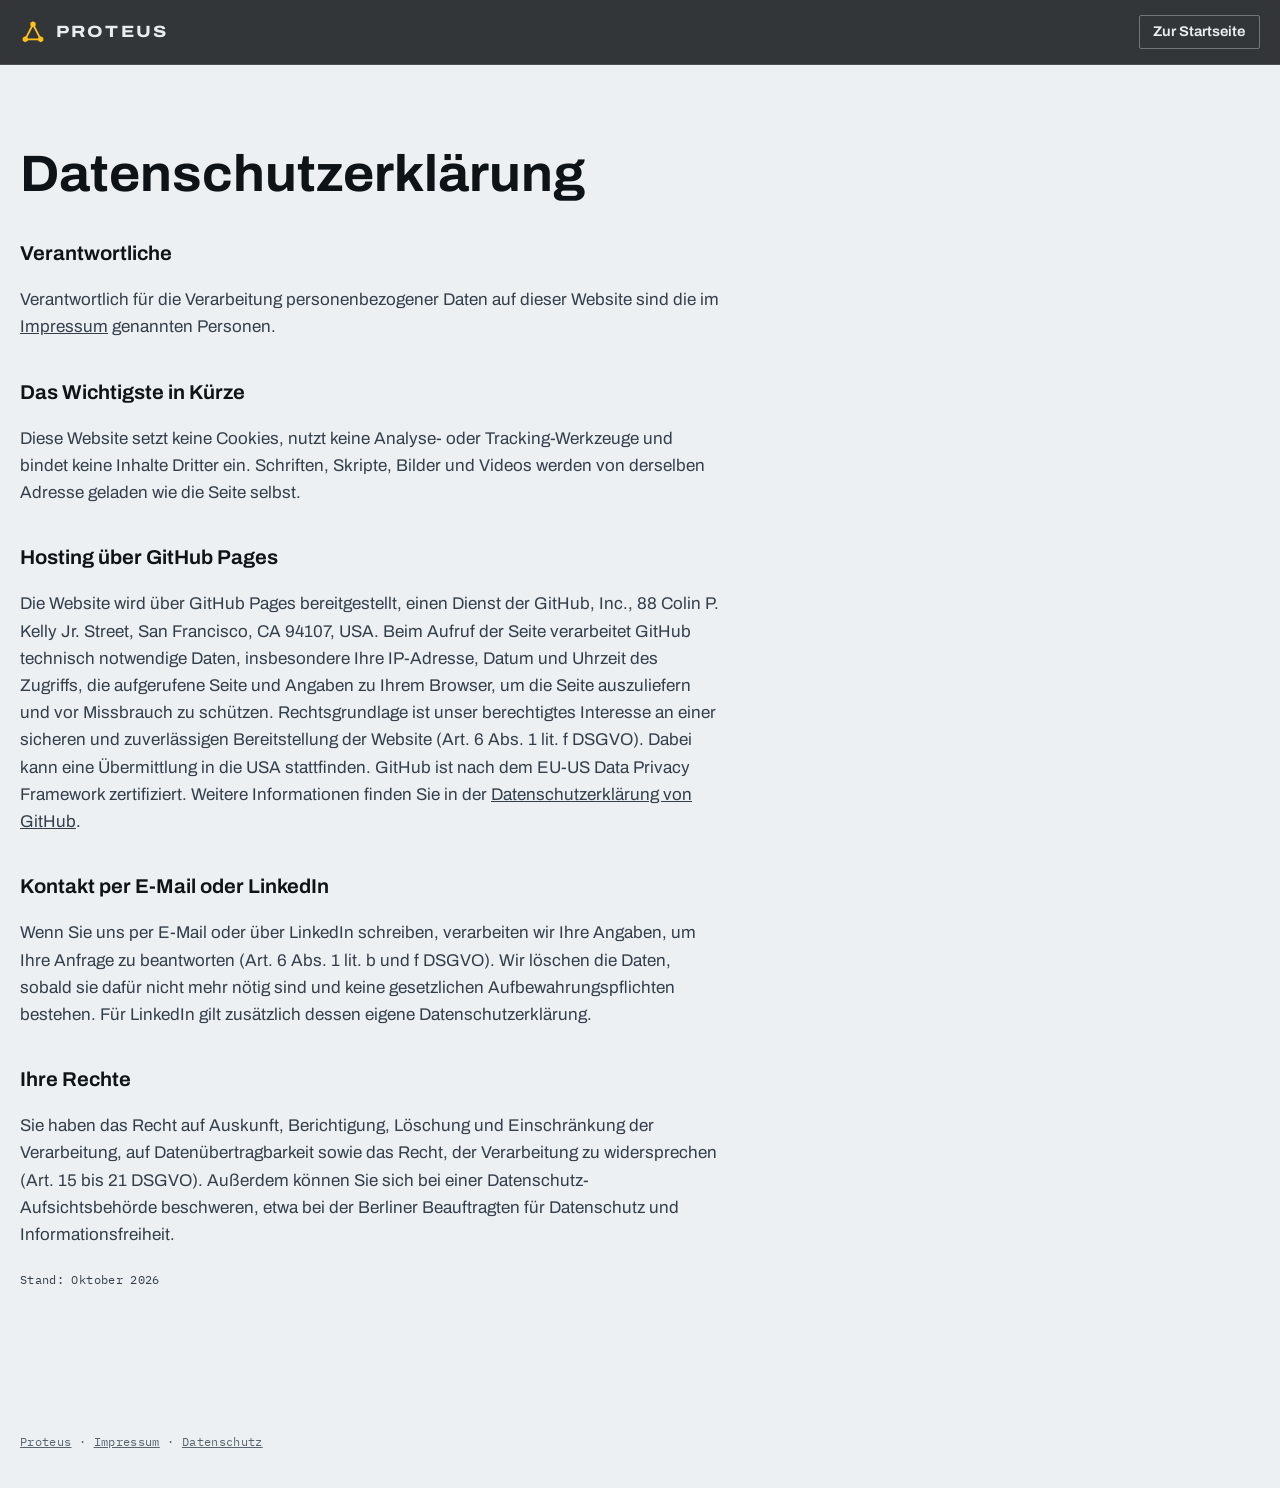
<file: privacy.html>
<!doctype html>
<html lang="de">
<head>
<meta charset="utf-8">
<meta name="viewport" content="width=device-width, initial-scale=1, viewport-fit=cover">
<title>Datenschutz · Proteus</title>
<meta name="robots" content="noindex">
<link rel="icon" href="assets/img/favicon.svg" type="image/svg+xml">
<link rel="stylesheet" href="assets/css/site.css">
</head>
<body>
<header class="nav">
  <div class="wrap nav__inner">
    <a class="brand" href="index.html" aria-label="Proteus, zur Startseite">
      <svg class="brand__mark" viewBox="0 0 32 32" aria-hidden="true"><path d="M16 6.5 6.5 25h19z" fill="none" stroke="currentColor" stroke-width="2.2" stroke-linejoin="round"/><path d="m16 2.8 3.2 1.85v3.7L16 10.2l-3.2-1.85v-3.7zM6.5 21.3l3.2 1.85v3.7L6.5 28.7l-3.2-1.85v-3.7zM25.5 21.3l3.2 1.85v3.7l-3.2 1.85-3.2-1.85v-3.7z" fill="currentColor"/></svg>
      <span class="brand__word">Proteus</span>
    </a>
    <a class="btn btn--small btn--ghost" href="index.html" style="margin-left:auto">Zur Startseite</a>
  </div>
</header>
<main class="page">
  <div class="wrap">
    <h1>Datenschutzerklärung</h1>
    <h2>Verantwortliche</h2>
    <p>Verantwortlich für die Verarbeitung personenbezogener Daten auf dieser Website sind die im <a href="impressum.html">Impressum</a> genannten Personen.</p>
    <h2>Das Wichtigste in Kürze</h2>
    <p>Diese Website setzt keine Cookies, nutzt keine Analyse- oder Tracking-Werkzeuge und bindet keine Inhalte Dritter ein. Schriften, Skripte, Bilder und Videos werden von derselben Adresse geladen wie die Seite selbst.</p>
    <h2>Hosting über GitHub Pages</h2>
    <p>Die Website wird über GitHub Pages bereitgestellt, einen Dienst der GitHub, Inc., 88 Colin P. Kelly Jr. Street, San Francisco, CA 94107, USA. Beim Aufruf der Seite verarbeitet GitHub technisch notwendige Daten, insbesondere Ihre IP-Adresse, Datum und Uhrzeit des Zugriffs, die aufgerufene Seite und Angaben zu Ihrem Browser, um die Seite auszuliefern und vor Missbrauch zu schützen. Rechtsgrundlage ist unser berechtigtes Interesse an einer sicheren und zuverlässigen Bereitstellung der Website (Art. 6 Abs. 1 lit. f DSGVO). Dabei kann eine Übermittlung in die USA stattfinden. GitHub ist nach dem EU-US Data Privacy Framework zertifiziert. Weitere Informationen finden Sie in der <a href="https://docs.github.com/de/site-policy/privacy-policies/github-general-privacy-statement" rel="noopener" target="_blank">Datenschutzerklärung von GitHub</a>.</p>
    <h2>Kontakt per E-Mail oder LinkedIn</h2>
    <p>Wenn Sie uns per E-Mail oder über LinkedIn schreiben, verarbeiten wir Ihre Angaben, um Ihre Anfrage zu beantworten (Art. 6 Abs. 1 lit. b und f DSGVO). Wir löschen die Daten, sobald sie dafür nicht mehr nötig sind und keine gesetzlichen Aufbewahrungspflichten bestehen. Für LinkedIn gilt zusätzlich dessen eigene Datenschutzerklärung.</p>
    <h2>Ihre Rechte</h2>
    <p>Sie haben das Recht auf Auskunft, Berichtigung, Löschung und Einschränkung der Verarbeitung, auf Datenübertragbarkeit sowie das Recht, der Verarbeitung zu widersprechen (Art. 15 bis 21 DSGVO). Außerdem können Sie sich bei einer Datenschutz-Aufsichtsbehörde beschweren, etwa bei der Berliner Beauftragten für Datenschutz und Informationsfreiheit.</p>
    <p class="fineprint mono">Stand: Oktober 2026</p>
  </div>
</main>
<footer class="foot">
  <div class="wrap">
    <p class="fineprint mono"><a href="index.html">Proteus</a> · <a href="impressum.html">Impressum</a> · <a href="privacy.html">Datenschutz</a></p>
  </div>
</footer>
</body>
</html>
</file>
<file: assets/css/site.css>
/* Proteus — site styles (v3).
   Graphite bands carry the machine, light technical sheets carry the argument.
   Yellow means one thing only: a latched connection (and the mark, itself a latched triangle). */

@font-face {
  font-family: "Archivo Variable";
  font-style: normal;
  font-display: swap;
  font-weight: 100 900;
  font-stretch: 62% 125%;
  src: url("../fonts/archivo-latin-wdth-normal.woff2") format("woff2-variations"), url("../fonts/archivo-latin-wdth-normal.woff2") format("woff2");
  unicode-range: U+0000-00FF, U+0131, U+0152-0153, U+02BB-02BC, U+02C6, U+02DA, U+02DC, U+0304, U+0308, U+0329, U+2000-206F, U+20AC, U+2122, U+2191, U+2193, U+2212, U+2215, U+FEFF, U+FFFD;
}
@font-face {
  font-family: "Archivo Variable";
  font-style: normal;
  font-display: swap;
  font-weight: 100 900;
  font-stretch: 62% 125%;
  src: url("../fonts/archivo-latin-ext-wdth-normal.woff2") format("woff2-variations");
  unicode-range: U+0100-02BA, U+02BD-02C5, U+02C7-02CC, U+02CE-02D7, U+02DD-02FF, U+0304, U+0308, U+0329, U+1D00-1DBF, U+1E00-1E9F, U+1EF2-1EFF, U+2020, U+20A0-20AB, U+20AD-20C0, U+2113, U+2C60-2C7F, U+A720-A7FF;
}
@font-face { font-family: "IBM Plex Mono"; font-style: normal; font-weight: 400; font-display: swap; src: url("../fonts/ibm-plex-mono-latin-400-normal.woff2") format("woff2"); }
@font-face { font-family: "IBM Plex Mono"; font-style: normal; font-weight: 500; font-display: swap; src: url("../fonts/ibm-plex-mono-latin-500-normal.woff2") format("woff2"); }

:root {
  --paper: #edf0f3;
  --paper-2: #e3e8ed;
  --card: #f5f7f9;
  --ink: #0e1318;
  --ink-2: #353f4a;
  --ink-3: #59646f;
  --rule: #c7ced5;
  --night: #0a0d11;
  --night-2: #0f1419;
  --night-3: #161c23;
  --night-ink: #e9edf1;
  --night-ink-2: #a8b2bc;
  --night-rule: rgba(233, 237, 241, 0.14);
  --signal: #ffc21a;
  --font-display: "Archivo Variable", "Archivo", "Helvetica Neue", Arial, sans-serif;
  --font-body: "Archivo Variable", "Archivo", "Helvetica Neue", Arial, sans-serif;
  --font-mono: "IBM Plex Mono", ui-monospace, "SFMono-Regular", Menlo, Consolas, monospace;
  --fs-display: clamp(2.7rem, 1.55rem + 4.1vw, 5.3rem);
  --fs-h2: clamp(2rem, 1.35rem + 2.3vw, 3.35rem);
  --fs-h3: clamp(1.2rem, 1.1rem + 0.35vw, 1.4rem);
  --fs-body: 1.0625rem;
  --fs-lead: clamp(1.1rem, 1rem + 0.4vw, 1.3rem);
  --fs-mono: 0.74rem;
  --max: 1240px;
  --gutter-l: max(16px, env(safe-area-inset-left, 0px));
  --gutter-r: max(16px, env(safe-area-inset-right, 0px));
  --section: clamp(4.5rem, 3rem + 6vw, 9rem);
  --nav-h: 64px;
  color-scheme: light;
}

*, *::before, *::after { box-sizing: border-box; }
html { scroll-behavior: smooth; scroll-padding-top: calc(var(--nav-h) + env(safe-area-inset-top, 0px)); -webkit-text-size-adjust: 100%; }
body {
  margin: 0;
  background: var(--paper);
  color: var(--ink);
  font-family: var(--font-body);
  font-size: var(--fs-body);
  line-height: 1.6;
  -webkit-font-smoothing: antialiased;
  text-rendering: optimizeLegibility;
  overflow-x: clip;
}
body::before { content: ""; position: fixed; inset: 0 0 auto; height: env(safe-area-inset-top, 0px); z-index: 60; background: var(--night); }
img, video, svg { max-width: 100%; display: block; }
a { color: inherit; }
:focus-visible { outline: 2px solid currentColor; outline-offset: 3px; border-radius: 2px; }
.mono { font-family: var(--font-mono); }
.skip { position: absolute; left: -999px; top: 8px; background: var(--paper); color: var(--ink); padding: 0.5rem 0.8rem; z-index: 100; }
.skip:focus { left: var(--gutter-l); }
.wrap { width: 100%; max-width: calc(var(--max) + 32px); margin-inline: auto; padding-left: var(--gutter-l); padding-right: var(--gutter-r); }
.vh { position: absolute; width: 1px; height: 1px; overflow: hidden; clip: rect(0 0 0 0); white-space: nowrap; }

/* ---------- type ---------- */
.display { font-family: var(--font-display); font-stretch: 106%; font-weight: 720; font-size: var(--fs-display); line-height: 0.97; letter-spacing: -0.028em; margin: 0; text-wrap: balance; }
.h2 { font-family: var(--font-display); font-stretch: 104%; font-weight: 690; font-size: var(--fs-h2); line-height: 1.04; letter-spacing: -0.02em; margin: 0; text-wrap: balance; }
.h3 { font-family: var(--font-display); font-stretch: 102%; font-weight: 660; font-size: var(--fs-h3); line-height: 1.22; letter-spacing: -0.005em; margin: 0; text-wrap: balance; }
.lead { font-size: var(--fs-lead); line-height: 1.5; margin: 0; max-width: 52ch; color: var(--ink-2); text-wrap: pretty; }
.body { margin: 0; max-width: 62ch; color: var(--ink-2); text-wrap: pretty; }
.eyebrow { display: flex; align-items: baseline; gap: 0.9rem; margin: 0; font-family: var(--font-mono); font-size: var(--fs-mono); font-weight: 500; letter-spacing: 0.13em; text-transform: uppercase; color: var(--ink-3); }
.eyebrow__n { color: var(--ink); }
.eyebrow::after { content: ""; flex: 0 0 2.2rem; height: 1px; background: currentColor; transform: translateY(-0.25em); opacity: 0.6; order: 1; }
.eyebrow__n { order: 0; }
.eyebrow__t { order: 2; }
.fineprint { margin: 0; font-family: var(--font-mono); font-size: var(--fs-mono); letter-spacing: 0.03em; color: var(--ink-3); }
.link { font-family: var(--font-mono); font-size: 0.86rem; text-decoration: none; border-bottom: 1.5px solid currentColor; padding-bottom: 1px; }
.link:hover { opacity: 0.72; }

/* ---------- buttons ---------- */
.btn { display: inline-flex; align-items: center; justify-content: center; gap: 0.55rem; font-family: var(--font-display); font-stretch: 104%; font-weight: 640; font-size: 0.98rem; line-height: 1.2; padding: 0.9rem 1.3rem; border-radius: 2px; text-decoration: none; border: 1.5px solid transparent; transition: background-color 0.15s ease, color 0.15s ease, border-color 0.15s ease; }
.btn--small { padding: 0.5rem 0.85rem; font-size: 0.88rem; }
.btn--light { background: var(--night-ink); color: var(--ink); }
.btn--light:hover { background: #ffffff; }
.btn--ghost { color: var(--night-ink); border-color: rgba(233, 237, 241, 0.34); }
.btn--ghost:hover { border-color: var(--night-ink); }
.btn__arrow { width: 0.9em; height: 0.9em; flex: none; }
.btn__aux { display: inline-flex; align-items: center; gap: 0.45rem; font-family: var(--font-mono); font-weight: 400; font-size: 0.74rem; letter-spacing: 0.06em; text-transform: uppercase; color: var(--ink-3); }

/* ---------- nav ---------- */
.nav { position: sticky; top: env(safe-area-inset-top, 0px); z-index: 50; background: rgba(10, 13, 17, 0.82); -webkit-backdrop-filter: saturate(140%) blur(14px); backdrop-filter: saturate(140%) blur(14px); border-bottom: 1px solid var(--night-rule); color: var(--night-ink); }
.nav__inner { height: var(--nav-h); display: flex; align-items: center; gap: 1.5rem; }
.brand { display: inline-flex; align-items: center; gap: 0.6rem; text-decoration: none; color: inherit; }
.brand__mark { width: 26px; height: 26px; color: var(--signal); flex: none; }
.brand__word { font-family: var(--font-display); font-stretch: 118%; font-weight: 760; font-size: 1.02rem; letter-spacing: 0.14em; text-transform: uppercase; }
.nav__links { display: flex; gap: 1.7rem; margin-left: auto; font-size: 0.93rem; }
.nav__links a { text-decoration: none; color: var(--night-ink-2); }
.nav__links a:hover { color: var(--night-ink); }
.nav__menu { display: none; align-items: center; gap: 0.5rem; background: transparent; border: 1.5px solid rgba(233, 237, 241, 0.32); color: var(--night-ink); font: inherit; font-size: 0.88rem; padding: 0.45rem 0.7rem; border-radius: 2px; cursor: pointer; }
.nav__menu-icon { width: 14px; height: 10px; position: relative; border-block: 1.5px solid currentColor; }
.nav__menu-icon::after { content: ""; position: absolute; left: 0; right: 0; top: 50%; border-top: 1.5px solid currentColor; transform: translateY(-50%); }
.nav__menu[aria-expanded="true"] .nav__menu-icon { border-color: transparent; }
.nav__menu[aria-expanded="true"] .nav__menu-icon::after { transform: translateY(-50%) rotate(45deg); }
.nav__menu[aria-expanded="true"] .nav__menu-icon::before { content: ""; position: absolute; left: 0; right: 0; top: 50%; border-top: 1.5px solid currentColor; transform: translateY(-50%) rotate(-45deg); }
.mobile-menu { border-top: 1px solid var(--night-rule); background: var(--night); }
.mobile-menu .wrap { display: grid; padding-block: 0.4rem 1rem; }
.mobile-menu a { text-decoration: none; color: var(--night-ink); font-family: var(--font-display); font-size: 1.15rem; padding: 0.8rem 0; border-bottom: 1px solid var(--night-rule); }
@media (max-width: 900px) {
  .nav__links { display: none; }
  .nav__cta { margin-left: auto; }
  .nav__menu { display: inline-flex; }
}
@media (min-width: 901px) { .mobile-menu { display: none !important; } }
@media (max-width: 400px) { .nav__menu-label { display: none; } .nav__inner { gap: 0.8rem; } }

/* ---------- media frames (video with badge and pause control) ---------- */
.media { position: relative; margin: 0; overflow: hidden; background: var(--night); isolation: isolate; }
.media video, .media img { width: 100%; height: 100%; object-fit: cover; }
.media--sq { aspect-ratio: 1 / 1; }
.media--43 { aspect-ratio: 4 / 3; }
.media__meta { position: absolute; left: 0.7rem; right: 0.7rem; bottom: 0.7rem; display: flex; align-items: center; gap: 0.5rem; z-index: 2; pointer-events: none; }
.badge { font-family: var(--font-mono); font-size: 0.68rem; letter-spacing: 0.1em; text-transform: uppercase; color: var(--night-ink); padding: 0.24rem 0.5rem; border: 1px solid rgba(233, 237, 241, 0.38); background: rgba(10, 13, 17, 0.7); }
.badge--proto { background: var(--night-ink); color: var(--ink); border-color: var(--night-ink); }
.legend { display: inline-flex; align-items: center; gap: 0.45rem; font-family: var(--font-mono); font-size: 0.68rem; letter-spacing: 0.04em; color: var(--night-ink-2); background: rgba(10, 13, 17, 0.7); padding: 0.24rem 0.5rem; }
.legend__latch { width: 10px; height: 10px; border-radius: 50%; border: 2.5px solid var(--signal); flex: none; }
.vbtn { pointer-events: auto; margin-left: auto; width: 34px; height: 34px; flex: none; border-radius: 50%; border: 1.5px solid rgba(233, 237, 241, 0.42); background: rgba(10, 13, 17, 0.7); color: var(--night-ink); cursor: pointer; display: grid; place-items: center; padding: 0; }
.vbtn:hover { border-color: var(--night-ink); }
.vbtn span { width: 10px; height: 12px; border-inline: 3px solid currentColor; }
.vbtn[aria-pressed="true"] span { width: 0; height: 0; border-inline: 0; border-left: 11px solid currentColor; border-block: 7px solid transparent; margin-left: 3px; }

/* ---------- hero ---------- */
.hero { position: relative; display: grid; grid-template-rows: minmax(0, 1fr) auto; min-height: clamp(640px, calc(100svh - var(--nav-h)), 1000px); background: var(--night); color: var(--night-ink); color-scheme: dark; overflow: hidden; }
.hero__media { position: absolute; inset: 0; z-index: 0; background: var(--night); }
.hero__video { width: 100%; height: 100%; object-fit: cover; object-position: 66% 50%; }
.hero__shade { position: absolute; inset: 0; background:
  linear-gradient(90deg, rgba(10, 13, 17, 0.94) 0%, rgba(10, 13, 17, 0.82) 26%, rgba(10, 13, 17, 0.35) 48%, rgba(10, 13, 17, 0) 66%),
  linear-gradient(0deg, rgba(10, 13, 17, 0.92) 0%, rgba(10, 13, 17, 0.4) 18%, rgba(10, 13, 17, 0) 34%); }
.hero__copy { position: relative; z-index: 1; align-self: center; display: grid; gap: 1.6rem; padding-block: clamp(3rem, 2rem + 4vw, 6rem) 2rem; }
.hero__copy .display { max-width: 9.6em; }
.hero__copy .lead { color: var(--night-ink-2); max-width: 34rem; }
.hero__cta { display: flex; flex-wrap: wrap; gap: 0.75rem; }
.hero__bottom { position: relative; z-index: 1; display: grid; grid-template-columns: minmax(0, 1fr) auto; align-items: end; gap: 1.5rem; padding-bottom: clamp(1.4rem, 1rem + 1.5vw, 2.4rem); }
.facts { margin: 0; display: grid; grid-template-columns: repeat(3, minmax(0, max-content)); border-top: 1px solid var(--night-rule); }
.facts div { padding: 1rem 2.4rem 0 0; display: grid; gap: 0.15rem; min-width: 0; }
.facts div + div { padding-left: 1.4rem; border-left: 1px solid var(--night-rule); }
.facts dt { order: 2; font-family: var(--font-mono); font-size: 0.7rem; letter-spacing: 0.08em; text-transform: uppercase; color: var(--night-ink-2); }
.facts dd { order: 1; margin: 0; font-family: var(--font-display); font-stretch: 104%; font-weight: 680; font-size: clamp(1.4rem, 1.1rem + 1vw, 2rem); line-height: 1.1; letter-spacing: -0.015em; }
.hero__meta { display: flex; align-items: center; gap: 0.5rem; }
@media (max-width: 860px) {
  .hero { display: flex; flex-direction: column; min-height: 0; }
  .hero__media { position: relative; order: 1; aspect-ratio: 4 / 3.2; }
  .hero__video { object-position: 64% 50%; }
  .hero__shade { background: linear-gradient(180deg, rgba(10, 13, 17, 1) 0%, rgba(10, 13, 17, 0) 22%), linear-gradient(0deg, rgba(10, 13, 17, 0.9) 0%, rgba(10, 13, 17, 0) 24%); }
  .hero__copy { order: 0; padding-block: 2.6rem 1.6rem; }
  .hero__bottom { order: 2; grid-template-columns: minmax(0, 1fr); padding-top: 0.6rem; }
  .hero__meta { order: -1; }
  .facts { grid-template-columns: repeat(3, minmax(0, 1fr)); }
  .facts div { padding-right: 0.8rem; }
  .facts div + div { padding-left: 0.8rem; }
}
@media (max-width: 420px) { .facts dd { font-size: 1.2rem; } .facts dt { font-size: 0.62rem; } }

/* ---------- sections ---------- */
.sec { padding-block: var(--section); position: relative; }
.sec--alt { background: var(--paper-2); }
.sec--night { background: var(--night); color: var(--night-ink); color-scheme: dark; }
.sec--night .lead, .sec--night .body { color: var(--night-ink-2); }
.sec--night .eyebrow { color: var(--night-ink-2); }
.sec--night .eyebrow__n { color: var(--night-ink); }
.head { display: grid; gap: 1.2rem; max-width: 880px; margin-bottom: clamp(2.4rem, 1.6rem + 2.8vw, 4rem); }

/* problem */
.problem { display: grid; grid-template-columns: minmax(0, 1fr) minmax(0, 1fr); gap: clamp(2rem, 1rem + 4.5vw, 5.5rem); align-items: start; }
.problem__text { display: grid; gap: 1.2rem; min-width: 0; }
.problem__text .head { margin-bottom: 0.4rem; }
.stats { margin: 1rem 0 0; display: grid; border-top: 2px solid var(--ink); }
.stat { display: grid; grid-template-columns: minmax(7rem, 0.55fr) minmax(0, 1.45fr); gap: 1.2rem; padding-block: 1.15rem; border-bottom: 1px solid var(--rule); align-items: baseline; }
.stat dt { font-family: var(--font-display); font-stretch: 104%; font-weight: 720; font-size: clamp(2rem, 1.5rem + 1.6vw, 2.8rem); line-height: 1; letter-spacing: -0.025em; font-variant-numeric: tabular-nums; }
.stat dd { margin: 0; color: var(--ink-2); font-size: 0.98rem; }
.stat sup a { font-family: var(--font-mono); font-size: 0.72rem; color: var(--ink-2); padding-left: 2px; text-decoration: none; }
.spec { border: 1.5px solid var(--ink); background: var(--card); min-width: 0; }
.spec__title { margin: 0; display: flex; justify-content: space-between; gap: 1rem; padding: 0.85rem 1.15rem; border-bottom: 1.5px solid var(--ink); font-family: var(--font-mono); font-size: var(--fs-mono); letter-spacing: 0.12em; text-transform: uppercase; color: var(--ink); background: var(--paper-2); }
.spec__rows { margin: 0; }
.spec__rows div { display: grid; grid-template-columns: minmax(7.5rem, 0.55fr) minmax(0, 1.45fr); gap: 1rem; padding: 0.85rem 1.15rem; border-bottom: 1px solid var(--rule); }
.spec__rows dt { font-family: var(--font-mono); font-size: 0.72rem; letter-spacing: 0.06em; text-transform: uppercase; color: var(--ink-3); padding-top: 0.22rem; }
.spec__rows dd { margin: 0; color: var(--ink); font-size: 0.99rem; line-height: 1.45; }
.spec__key { background: var(--ink); }
.spec__key dt { color: var(--night-ink-2) !important; }
.spec__key dd { color: var(--night-ink) !important; font-weight: 620; }
.spec__note { margin: 0; padding: 0.75rem 1.15rem; font-family: var(--font-mono); font-size: 0.72rem; color: var(--ink-3); }
.sources { margin: clamp(2.4rem, 1.8rem + 2vw, 3.4rem) 0 0; padding: 1rem 0 0 1.2rem; border-top: 1px solid var(--rule); font-size: 0.82rem; color: var(--ink-3); display: grid; gap: 0.3rem; max-width: 920px; }
.sources a { color: var(--ink-2); }
@media (max-width: 960px) { .problem { grid-template-columns: minmax(0, 1fr); } }
@media (max-width: 480px) { .stat { grid-template-columns: minmax(0, 1fr); gap: 0.4rem; } .spec__rows div { grid-template-columns: minmax(0, 1fr); gap: 0.2rem; } }

/* how it works: three steps */
.steps { list-style: none; margin: 0; padding: 0; display: grid; grid-template-columns: repeat(3, minmax(0, 1fr)); gap: clamp(1rem, 0.6rem + 1.4vw, 2rem); counter-reset: step; }
.step { display: grid; gap: 1.2rem; align-content: start; min-width: 0; }
.step .media { border: 1px solid var(--night-rule); }
.step__text { display: grid; gap: 0.45rem; border-top: 1px solid var(--night-rule); padding-top: 1rem; }
.step__n { margin: 0; font-family: var(--font-mono); font-size: 0.74rem; letter-spacing: 0.1em; color: var(--night-ink-2); }
.step__text p:last-child { margin: 0; color: var(--night-ink-2); font-size: 0.99rem; max-width: 40ch; }
.leave { margin: clamp(1.6rem, 1.2rem + 1.2vw, 2.4rem) 0 0; display: flex; align-items: baseline; gap: 0.9rem; color: var(--night-ink-2); font-size: 0.99rem; max-width: 70ch; }
.leave b { font-family: var(--font-mono); font-weight: 500; font-size: 0.74rem; letter-spacing: 0.1em; text-transform: uppercase; color: var(--night-ink); white-space: nowrap; }
@media (max-width: 900px) { .steps { grid-template-columns: minmax(0, 1fr); gap: 2.4rem; } .step { grid-template-columns: minmax(0, 1fr); } }

/* why a structure */
.why { display: grid; grid-template-columns: minmax(0, 0.9fr) minmax(0, 1.1fr); gap: clamp(2rem, 1rem + 4vw, 5rem); align-items: center; margin-top: clamp(4rem, 2.5rem + 4vw, 6.5rem); padding-top: clamp(2.6rem, 2rem + 2vw, 3.6rem); border-top: 1px solid var(--night-rule); }
.why__text { display: grid; gap: 1rem; min-width: 0; }
.why__text p { margin: 0; color: var(--night-ink-2); max-width: 56ch; }
.why__text .h3 { font-size: clamp(1.4rem, 1.15rem + 0.8vw, 1.85rem); }
.target { margin-top: 0.6rem; border: 1px solid rgba(233, 237, 241, 0.3); padding: 1rem 1.15rem; display: grid; gap: 0.5rem; }
.target p { color: var(--night-ink) !important; }
.target__k { font-family: var(--font-mono); font-size: 0.7rem !important; letter-spacing: 0.1em; text-transform: uppercase; color: var(--night-ink-2) !important; }
.target__next { color: var(--night-ink-2) !important; font-size: 0.95rem; }
.diagram { margin: 0; min-width: 0; }
.diagram__panels { display: grid; grid-template-columns: minmax(0, 1fr) minmax(0, 1fr); gap: clamp(0.8rem, 0.4rem + 1.5vw, 2rem); }
.diagram__panel { display: grid; gap: 0.4rem; align-content: start; min-width: 0; }
.diagram__panel p { margin: 0; font-size: 0.9rem; line-height: 1.45; color: var(--night-ink-2); }
.diagram svg { width: 100%; height: auto; }
.diagram .node { fill: var(--night); stroke: var(--night-ink); stroke-width: 2.4; }
.diagram .node--latch { stroke: var(--signal); stroke-width: 3.4; }
.diagram .member { stroke: var(--night-ink); stroke-width: 6; stroke-linecap: round; }
.dia-label { font-family: var(--font-mono); font-size: 13px; letter-spacing: 0.1em; fill: var(--night-ink-2); }
.dia-small { font-family: var(--font-mono); font-size: 15px; fill: var(--night-ink); font-weight: 500; }
.dim line { stroke: #6f7b87; stroke-width: 1; }
.dim text { font-family: var(--font-mono); font-size: 13px; fill: var(--night-ink-2); text-anchor: middle; }
.diagram figcaption { font-family: var(--font-mono); font-size: var(--fs-mono); color: var(--night-ink-2); letter-spacing: 0.03em; margin-top: 0.7rem; }
@media (max-width: 960px) { .why { grid-template-columns: minmax(0, 1fr); } }

/* platform: one module, many shapes */
.shapes { display: grid; gap: clamp(3rem, 2rem + 4vw, 6rem); }
.shape { display: grid; grid-template-columns: minmax(0, 1.25fr) minmax(0, 0.75fr); gap: clamp(1.6rem, 1rem + 3vw, 4.5rem); align-items: center; }
.shape:nth-child(even) { grid-template-columns: minmax(0, 0.75fr) minmax(0, 1.25fr); }
.shape:nth-child(even) .media { order: 2; }
.shape .media { border: 1px solid var(--ink); }
.shape__text { display: grid; gap: 1rem; min-width: 0; }
.shape__k { margin: 0; display: flex; gap: 0.8rem; align-items: baseline; font-family: var(--font-mono); font-size: var(--fs-mono); letter-spacing: 0.12em; text-transform: uppercase; color: var(--ink-3); }
.shape__k b { color: var(--ink); font-weight: 500; }
.shape__title { font-size: clamp(1.7rem, 1.3rem + 1.3vw, 2.4rem); line-height: 1.05; letter-spacing: -0.018em; }
.wwh { margin: 0.2rem 0 0; display: grid; border-top: 2px solid var(--ink); }
.wwh div { display: grid; grid-template-columns: 4.2rem minmax(0, 1fr); gap: 0.9rem; padding-block: 0.8rem; border-bottom: 1px solid var(--rule); }
.wwh dt { font-family: var(--font-mono); font-size: 0.72rem; letter-spacing: 0.1em; text-transform: uppercase; color: var(--ink-3); padding-top: 0.2rem; }
.wwh dd { margin: 0; color: var(--ink-2); font-size: 0.99rem; line-height: 1.5; }
.rules { list-style: none; margin: clamp(3.5rem, 2.5rem + 3vw, 5.5rem) 0 0; padding: 0; display: grid; grid-template-columns: repeat(3, minmax(0, 1fr)); border-top: 2px solid var(--ink); }
.rules li { padding: 1.3rem 1.6rem 0 0; display: grid; gap: 0.45rem; align-content: start; min-width: 0; }
.rules li + li { padding-left: 1.6rem; border-left: 1px solid var(--rule); }
.rules p { margin: 0; color: var(--ink-2); font-size: 0.97rem; }
.rules__k { display: flex; align-items: center; gap: 0.55rem; }
.rules__k .legend__latch { width: 12px; height: 12px; }
.note { margin: 1.6rem 0 0; }
@media (max-width: 900px) {
  .shape, .shape:nth-child(even) { grid-template-columns: minmax(0, 1fr); }
  .shape:nth-child(even) .media { order: 0; }
  .rules { grid-template-columns: minmax(0, 1fr); }
  .rules li, .rules li + li { padding: 1.1rem 0; border-left: 0; border-bottom: 1px solid var(--rule); }
}

/* progress */
.clips { list-style: none; margin: 0; padding: 0; display: grid; grid-template-columns: repeat(3, minmax(0, 1fr)); gap: clamp(0.8rem, 0.5rem + 1vw, 1.5rem); }
.clip { display: grid; gap: 0.9rem; align-content: start; min-width: 0; }
.clip__text { display: grid; gap: 0.3rem; }
.clip__meta { margin: 0; font-family: var(--font-mono); font-size: 0.72rem; letter-spacing: 0.06em; color: var(--ink-3); }
.clip__text p:last-child { margin: 0; color: var(--ink-2); font-size: 0.97rem; }
.record { margin-top: clamp(3rem, 2rem + 3vw, 5rem); display: grid; grid-template-columns: repeat(3, minmax(0, 1fr)); gap: clamp(1.6rem, 1rem + 2.5vw, 3.5rem); }
.record__h { margin: 0 0 1.1rem; font-family: var(--font-mono); font-size: var(--fs-mono); font-weight: 500; letter-spacing: 0.12em; text-transform: uppercase; color: var(--ink-3); }
.timeline { list-style: none; margin: 0; padding: 0; border-left: 2px solid var(--ink); display: grid; gap: 1.1rem; }
.timeline li { position: relative; padding-left: 1.25rem; display: grid; gap: 0.15rem; }
.timeline li::before { content: ""; position: absolute; left: -6px; top: 0.42rem; width: 10px; height: 10px; background: var(--ink); transform: rotate(45deg); }
.timeline--next { border-left-style: dashed; }
.timeline--next li::before { background: var(--paper); border: 2px solid var(--ink); }
.timeline time { font-family: var(--font-mono); font-size: 0.72rem; letter-spacing: 0.08em; text-transform: uppercase; color: var(--ink-3); }
.timeline p { margin: 0; font-size: 0.97rem; color: var(--ink); }
.specs { margin: 0; display: grid; border-top: 2px solid var(--ink); }
.specs div { display: grid; grid-template-columns: minmax(7rem, 0.8fr) minmax(0, 1.2fr); gap: 1rem; padding-block: 0.7rem; border-bottom: 1px solid var(--rule); }
.specs dt { font-family: var(--font-mono); font-size: 0.72rem; letter-spacing: 0.06em; text-transform: uppercase; color: var(--ink-3); padding-top: 0.18rem; }
.specs dd { margin: 0; font-size: 0.97rem; }
@media (max-width: 960px) { .clips, .record { grid-template-columns: minmax(0, 1fr); } .clips { gap: 2rem; } }

/* market */
.market { display: grid; grid-template-columns: minmax(0, 1fr) minmax(0, 1fr) minmax(0, 0.85fr); border-top: 2px solid var(--ink); }
.market__item { padding: 1.4rem 1.6rem 0 0; display: grid; gap: 0.6rem; align-content: start; min-width: 0; }
.market__item + .market__item { padding-left: 1.6rem; border-left: 1px solid var(--rule); }
.market__item p { margin: 0; color: var(--ink-2); }
.market__k { font-family: var(--font-mono); font-size: var(--fs-mono) !important; letter-spacing: 0.12em; text-transform: uppercase; color: var(--ink-3) !important; }
.market__item--later p:not(.market__k) { font-size: 0.97rem; color: var(--ink-3); }
@media (max-width: 900px) { .market { grid-template-columns: minmax(0, 1fr); } .market__item, .market__item + .market__item { padding: 1.2rem 0; border-left: 0; border-bottom: 1px solid var(--rule); } }

/* vision */
.vision { background: radial-gradient(90% 70% at 15% 0%, #161e27 0%, var(--night) 62%) var(--night); }
.vision .h2 { max-width: 20ch; }
.zero { margin: clamp(2.4rem, 1.2rem + 3vw, 3.8rem) 0 0; display: grid; grid-template-columns: auto minmax(0, 1fr); align-items: center; gap: clamp(1.2rem, 0.5rem + 3vw, 3.2rem); border-block: 1px solid var(--night-rule); padding-block: clamp(0.8rem, 0.5rem + 1vw, 1.6rem); }
.zero__num { margin: 0; font-family: var(--font-display); font-stretch: 112%; font-weight: 700; line-height: 0.82; font-size: clamp(7rem, 4.5rem + 10vw, 14rem); color: transparent; -webkit-text-stroke: 1.5px var(--night-ink); letter-spacing: -0.02em; }
.zero__text { margin: 0; max-width: 34ch; font-family: var(--font-display); font-weight: 480; font-size: clamp(1.15rem, 0.95rem + 0.9vw, 1.7rem); line-height: 1.32; color: var(--night-ink-2); text-wrap: pretty; }
.zero__text strong { color: var(--night-ink); font-weight: 680; }
.roadmap { list-style: none; margin: clamp(2.6rem, 1.8rem + 2.5vw, 4rem) 0 0; padding: 0; display: grid; grid-template-columns: repeat(4, minmax(0, 1fr)); border-top: 1.5px solid var(--night-ink); }
.roadmap li { padding: 1rem 1.3rem 0 0; display: grid; gap: 0.45rem; align-content: start; min-width: 0; }
.roadmap li + li { padding-left: 1.3rem; border-left: 1px solid var(--night-rule); }
.roadmap span { font-family: var(--font-mono); font-size: 0.84rem; color: var(--night-ink-2); letter-spacing: 0.08em; }
.roadmap p { margin: 0; color: var(--night-ink); font-size: 0.98rem; }
.vision .fineprint { color: var(--night-ink-2); margin-top: 1.6rem; }
@media (max-width: 860px) { .roadmap { grid-template-columns: minmax(0, 1fr) minmax(0, 1fr); row-gap: 1.4rem; } .roadmap li:nth-child(3) { padding-left: 0; border-left: 0; } }
@media (max-width: 520px) { .roadmap { grid-template-columns: minmax(0, 1fr); } .roadmap li, .roadmap li + li { padding-left: 0; border-left: 0; } .zero { grid-template-columns: minmax(0, 1fr); } .zero__num { font-size: 7.5rem; } }

/* team */
.team { list-style: none; margin: 0; padding: 0; display: grid; grid-template-columns: repeat(2, minmax(0, 1fr)); gap: clamp(1.5rem, 1rem + 2.5vw, 3.5rem); }
.person { display: grid; grid-template-columns: auto minmax(0, 1fr); gap: 0.4rem 1.4rem; align-content: start; border-top: 2px solid var(--ink); padding-top: 1.4rem; min-width: 0; }
.person__mono { grid-row: span 3; width: 4.4rem; height: 4.4rem; display: grid; place-items: center; border: 1.5px solid var(--ink); font-family: var(--font-mono); font-weight: 500; font-size: 1.05rem; letter-spacing: 0.08em; color: var(--ink); background: var(--card); }
.person p { margin: 0; color: var(--ink-2); max-width: 54ch; }
.person .link { justify-self: start; margin-top: 0.5rem; }
@media (max-width: 860px) { .team { grid-template-columns: minmax(0, 1fr); } }
@media (max-width: 440px) { .person { grid-template-columns: minmax(0, 1fr); } .person__mono { grid-row: auto; width: 3.4rem; height: 3.4rem; font-size: 0.9rem; } }

/* contact */
.contact { background: var(--night-2); color: var(--night-ink); color-scheme: dark; padding-block: clamp(4rem, 3rem + 4vw, 7rem); }
.contact__inner { display: grid; grid-template-columns: minmax(0, 1.1fr) minmax(0, 0.9fr); gap: clamp(2rem, 1rem + 3vw, 4.5rem); align-items: end; }
.contact .h2 { max-width: 15ch; }
.contact__side { display: grid; gap: 1.5rem; }
.contact__side p { margin: 0; color: var(--night-ink-2); }
.contact__cta { display: grid; grid-template-columns: repeat(2, minmax(0, 1fr)); gap: 0.75rem; }
.contact__cta .btn { justify-content: space-between; }
.signoff { margin: clamp(3.5rem, 2.5rem + 4vw, 6rem) 0 0; padding-top: 1.4rem; border-top: 1px solid var(--night-rule); display: flex; justify-content: space-between; align-items: baseline; gap: 1rem; flex-wrap: wrap; }
.signoff p { margin: 0; font-family: var(--font-display); font-stretch: 104%; font-weight: 640; font-size: clamp(1.2rem, 1rem + 0.9vw, 1.7rem); letter-spacing: -0.01em; }
.signoff .fineprint { font-family: var(--font-mono); font-size: var(--fs-mono); font-weight: 400; letter-spacing: 0.08em; text-transform: uppercase; color: var(--night-ink-2); }
@media (max-width: 860px) { .contact__inner { grid-template-columns: minmax(0, 1fr); } }
@media (max-width: 480px) { .contact__cta { grid-template-columns: minmax(0, 1fr); } }

/* footer: drawing title block */
.foot { background: var(--paper); padding-block: 2.6rem 2.2rem; }
.titleblock { display: grid; grid-template-columns: 1.1fr 2fr 1fr 0.8fr 0.7fr 1.5fr; border: 2px solid var(--ink); }
.tb { padding: 0.8rem 1rem; border-right: 1px solid var(--ink); display: grid; gap: 0.2rem; align-content: center; min-width: 0; font-size: 0.9rem; }
.tb:last-child { border-right: 0; }
.tb__k { font-family: var(--font-mono); font-size: 0.66rem; letter-spacing: 0.12em; text-transform: uppercase; color: var(--ink-3); }
.tb--brand { display: flex; align-items: center; gap: 0.6rem; }
.tb--brand .brand__mark { color: var(--ink); }
.tb--links { display: flex; flex-wrap: wrap; gap: 0.4rem 1rem; align-items: center; font-family: var(--font-mono); font-size: 0.8rem; }
.tb--links a { color: var(--ink); }
.foot .fineprint { margin-top: 1.2rem; }
@media (max-width: 980px) {
  .titleblock { grid-template-columns: repeat(3, minmax(0, 1fr)); }
  .tb { border-bottom: 1px solid var(--ink); }
  .tb--brand, .tb--title, .tb--links { grid-column: 1 / -1; border-right: 0; }
  .tb:nth-child(5) { border-right: 0; }
  .tb--links { border-bottom: 0; }
}

/* sub pages */
.page { padding-block: clamp(3rem, 2rem + 4vw, 6rem); }
.page h1 { font-family: var(--font-display); font-stretch: 104%; font-weight: 700; font-size: clamp(2rem, 1.4rem + 2.4vw, 3.2rem); line-height: 1.05; margin: 0 0 2rem; }
.page h2 { font-family: var(--font-display); font-stretch: 102%; font-weight: 650; font-size: 1.25rem; margin: 2.2rem 0 0.6rem; }
.page p, .page li { max-width: 70ch; color: var(--ink-2); }
.page address { font-style: normal; color: var(--ink); line-height: 1.7; }
.page .fineprint { margin-top: 1.4rem; }

/* reveal on scroll (only when JS runs and motion is allowed) */
.js .reveal { opacity: 0; transform: translateY(18px); transition: opacity 0.7s ease, transform 0.7s cubic-bezier(0.2, 0.7, 0.2, 1); }
.js .reveal.is-in { opacity: 1; transform: none; }

@media (prefers-reduced-motion: reduce) {
  html { scroll-behavior: auto; }
  .btn { transition: none; }
  .js .reveal { opacity: 1; transform: none; transition: none; }
}
</file>
